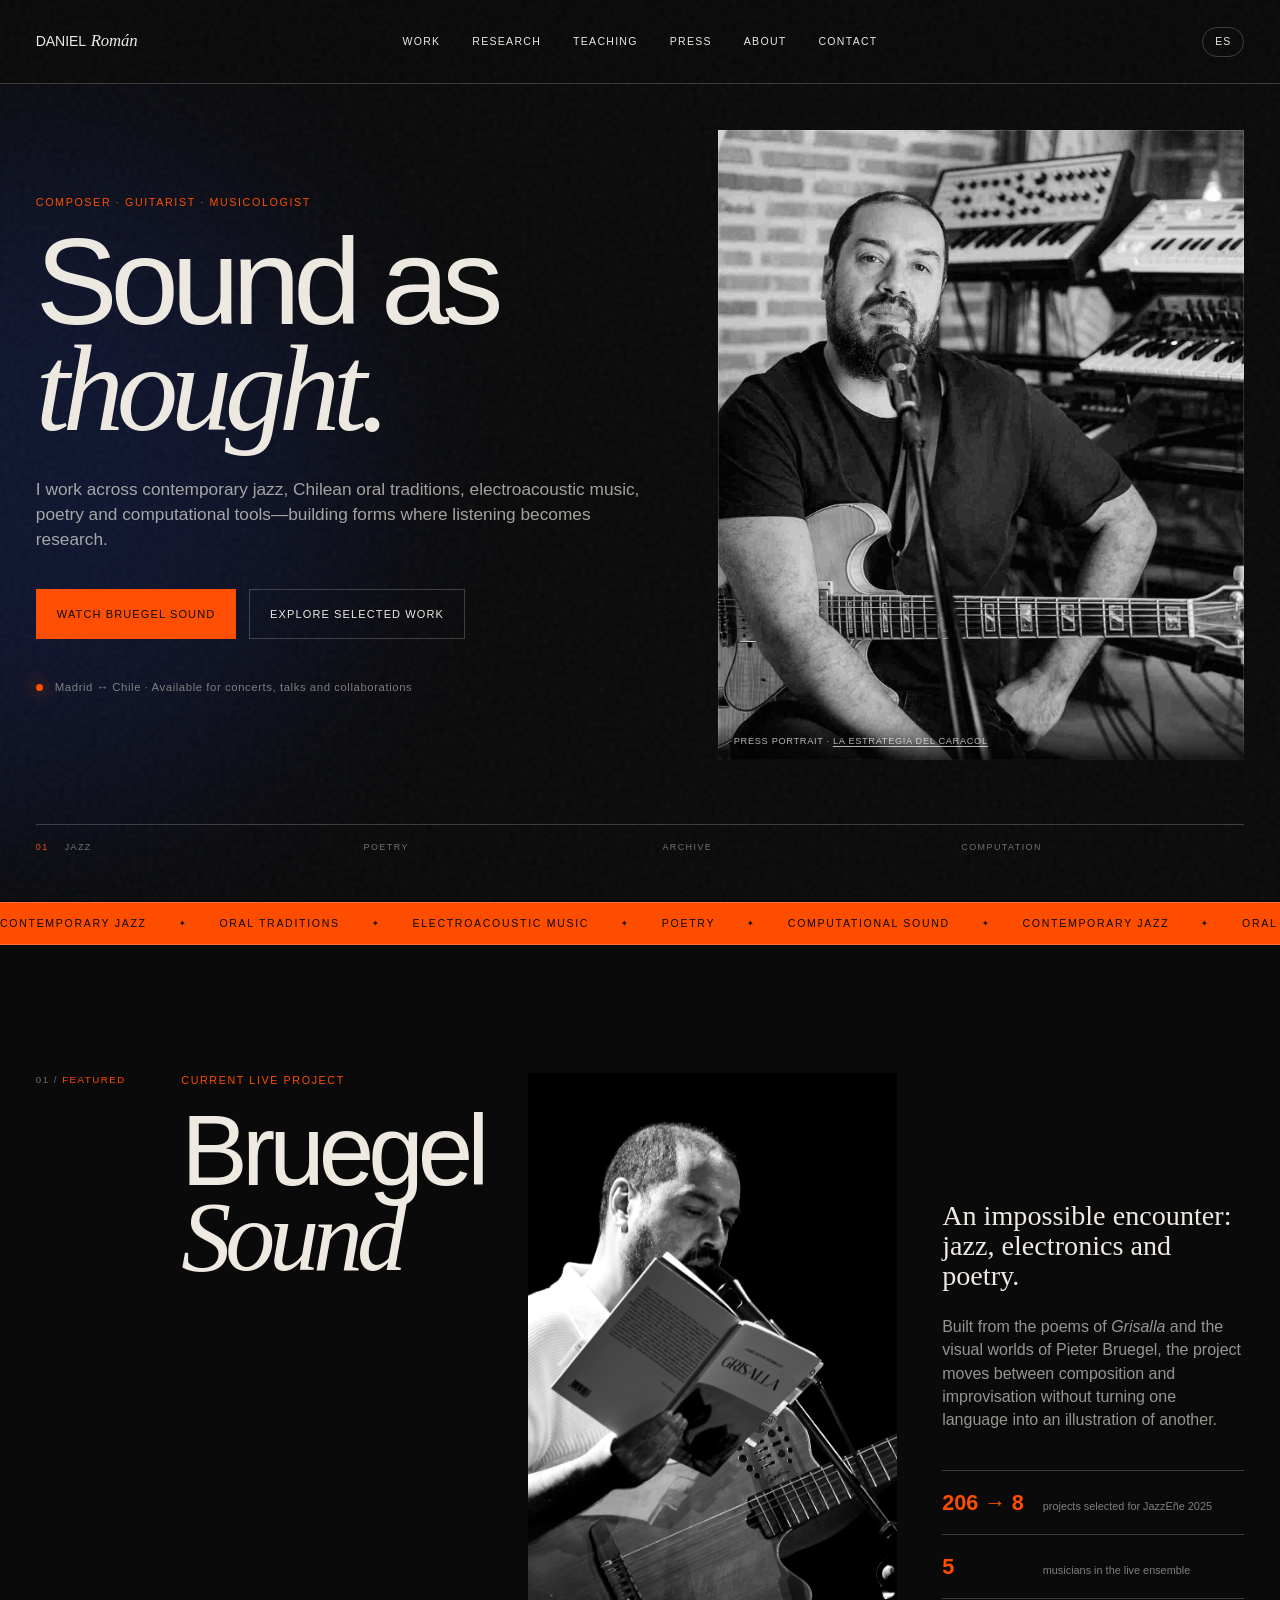
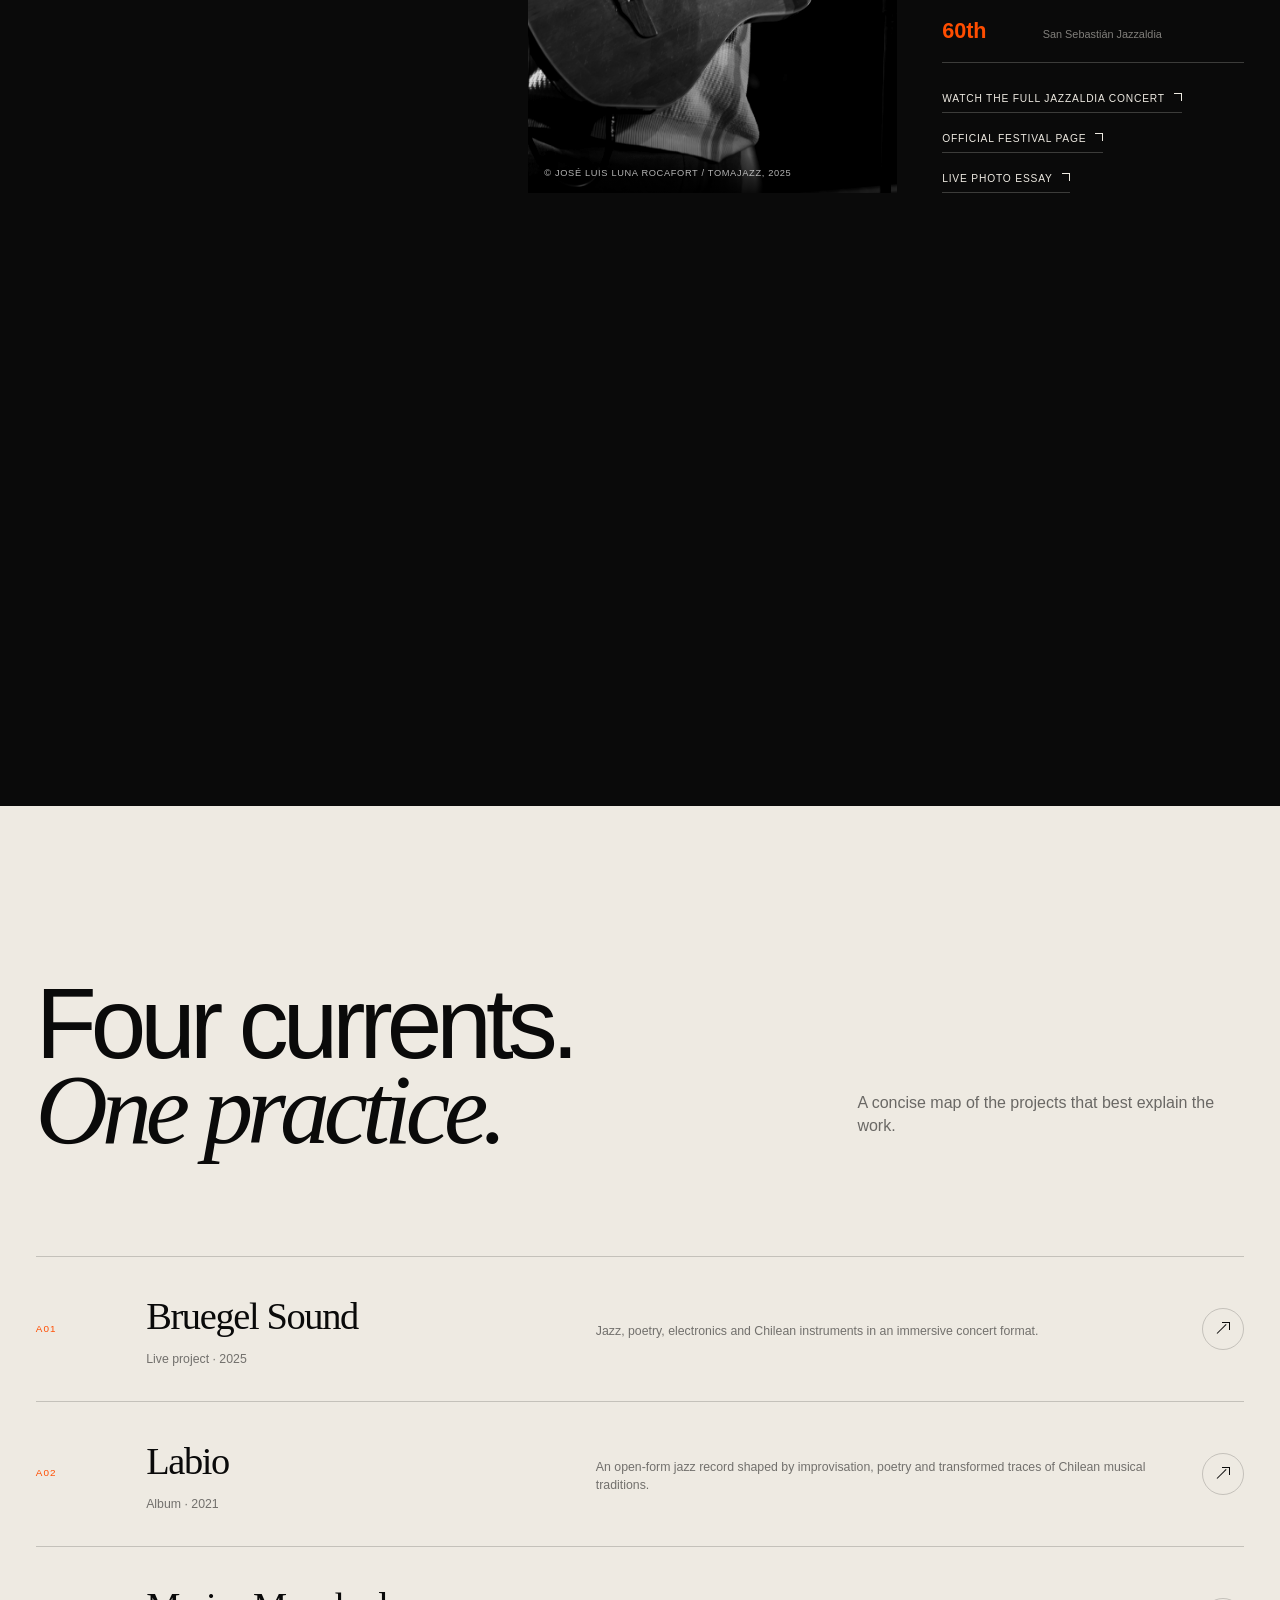
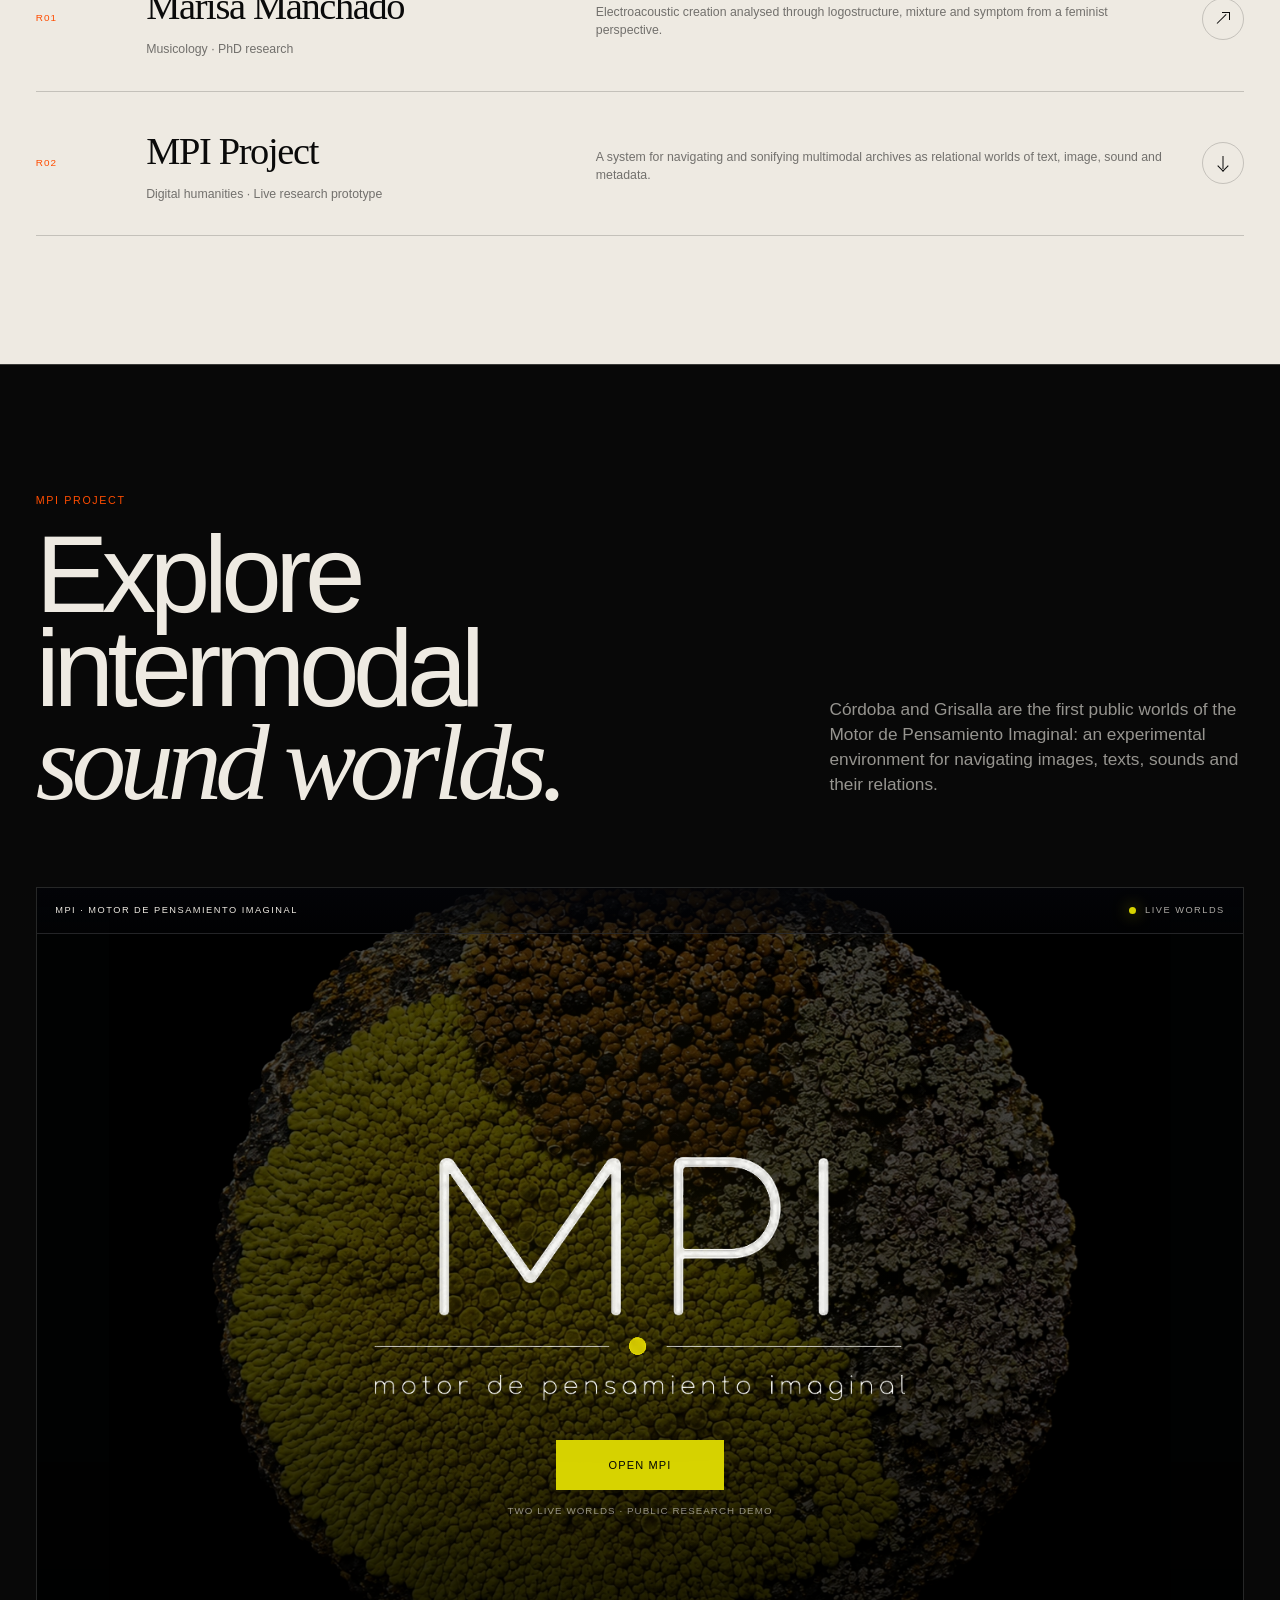
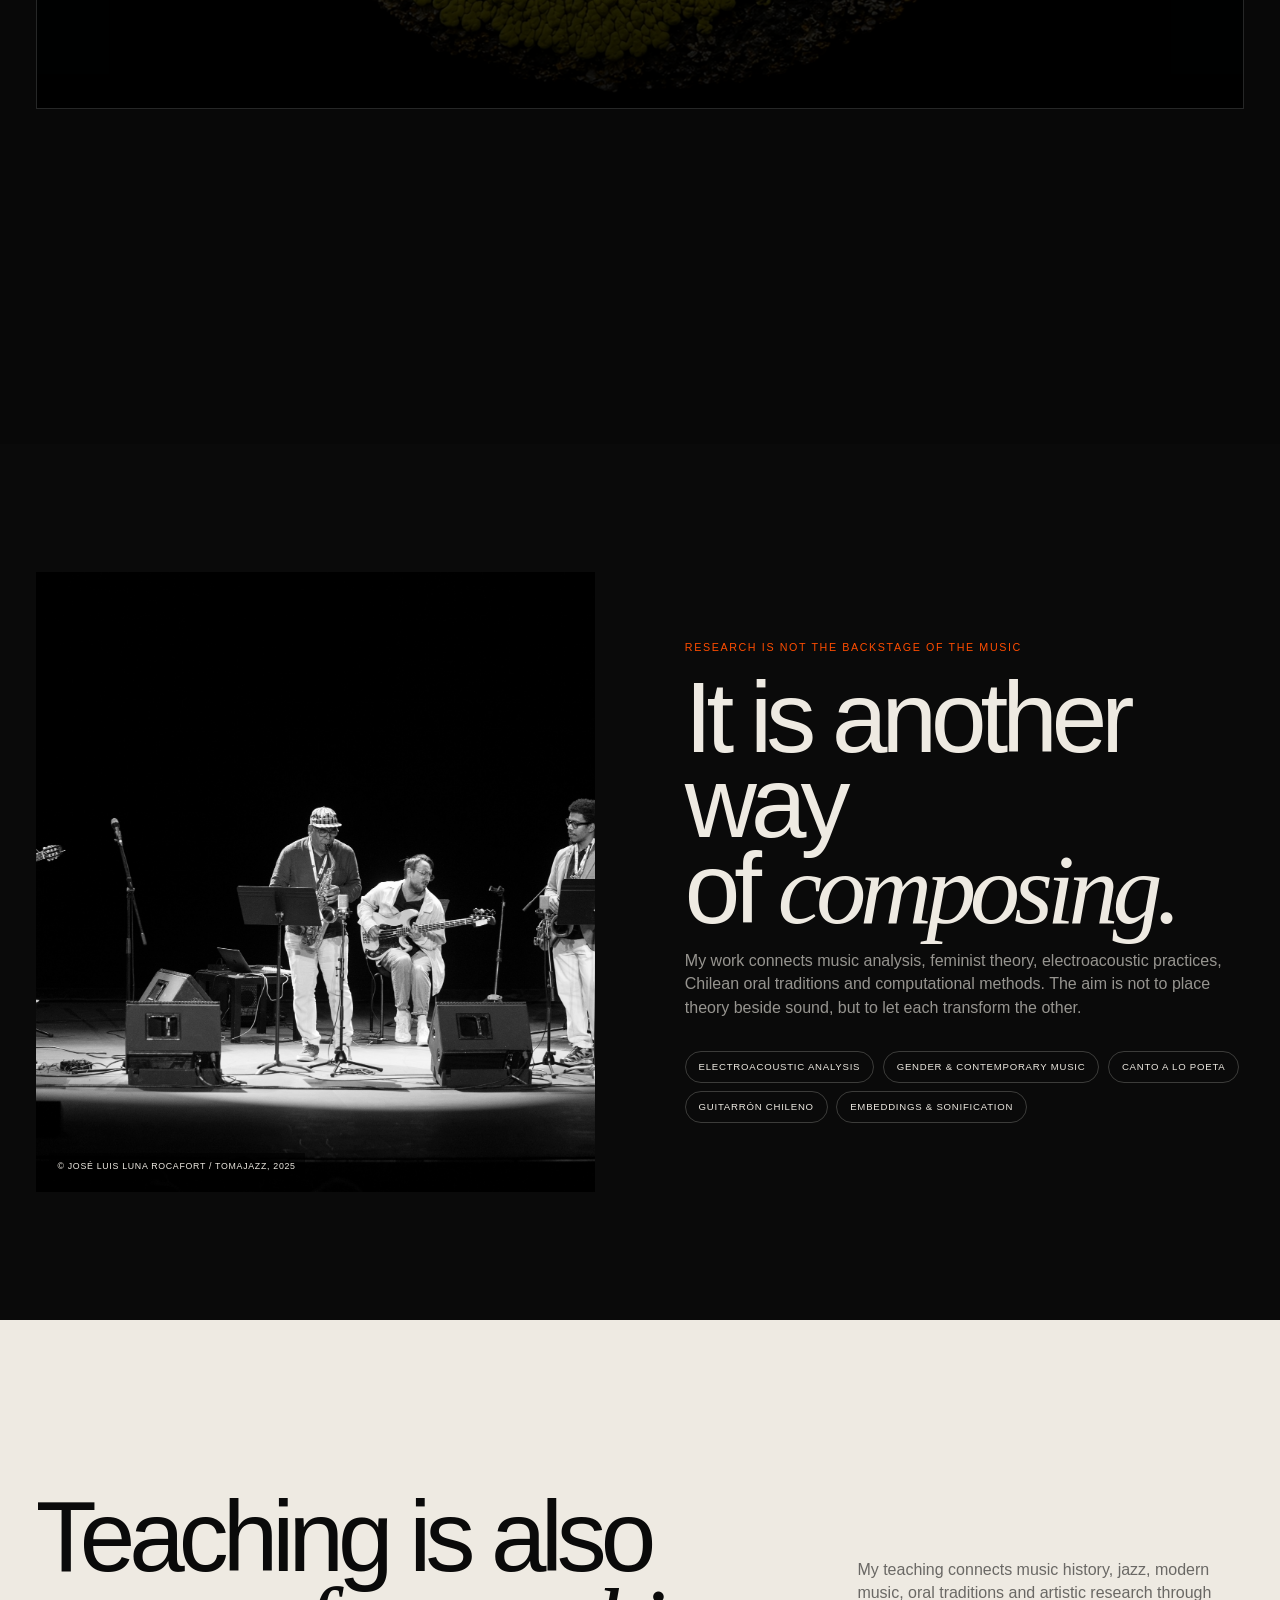
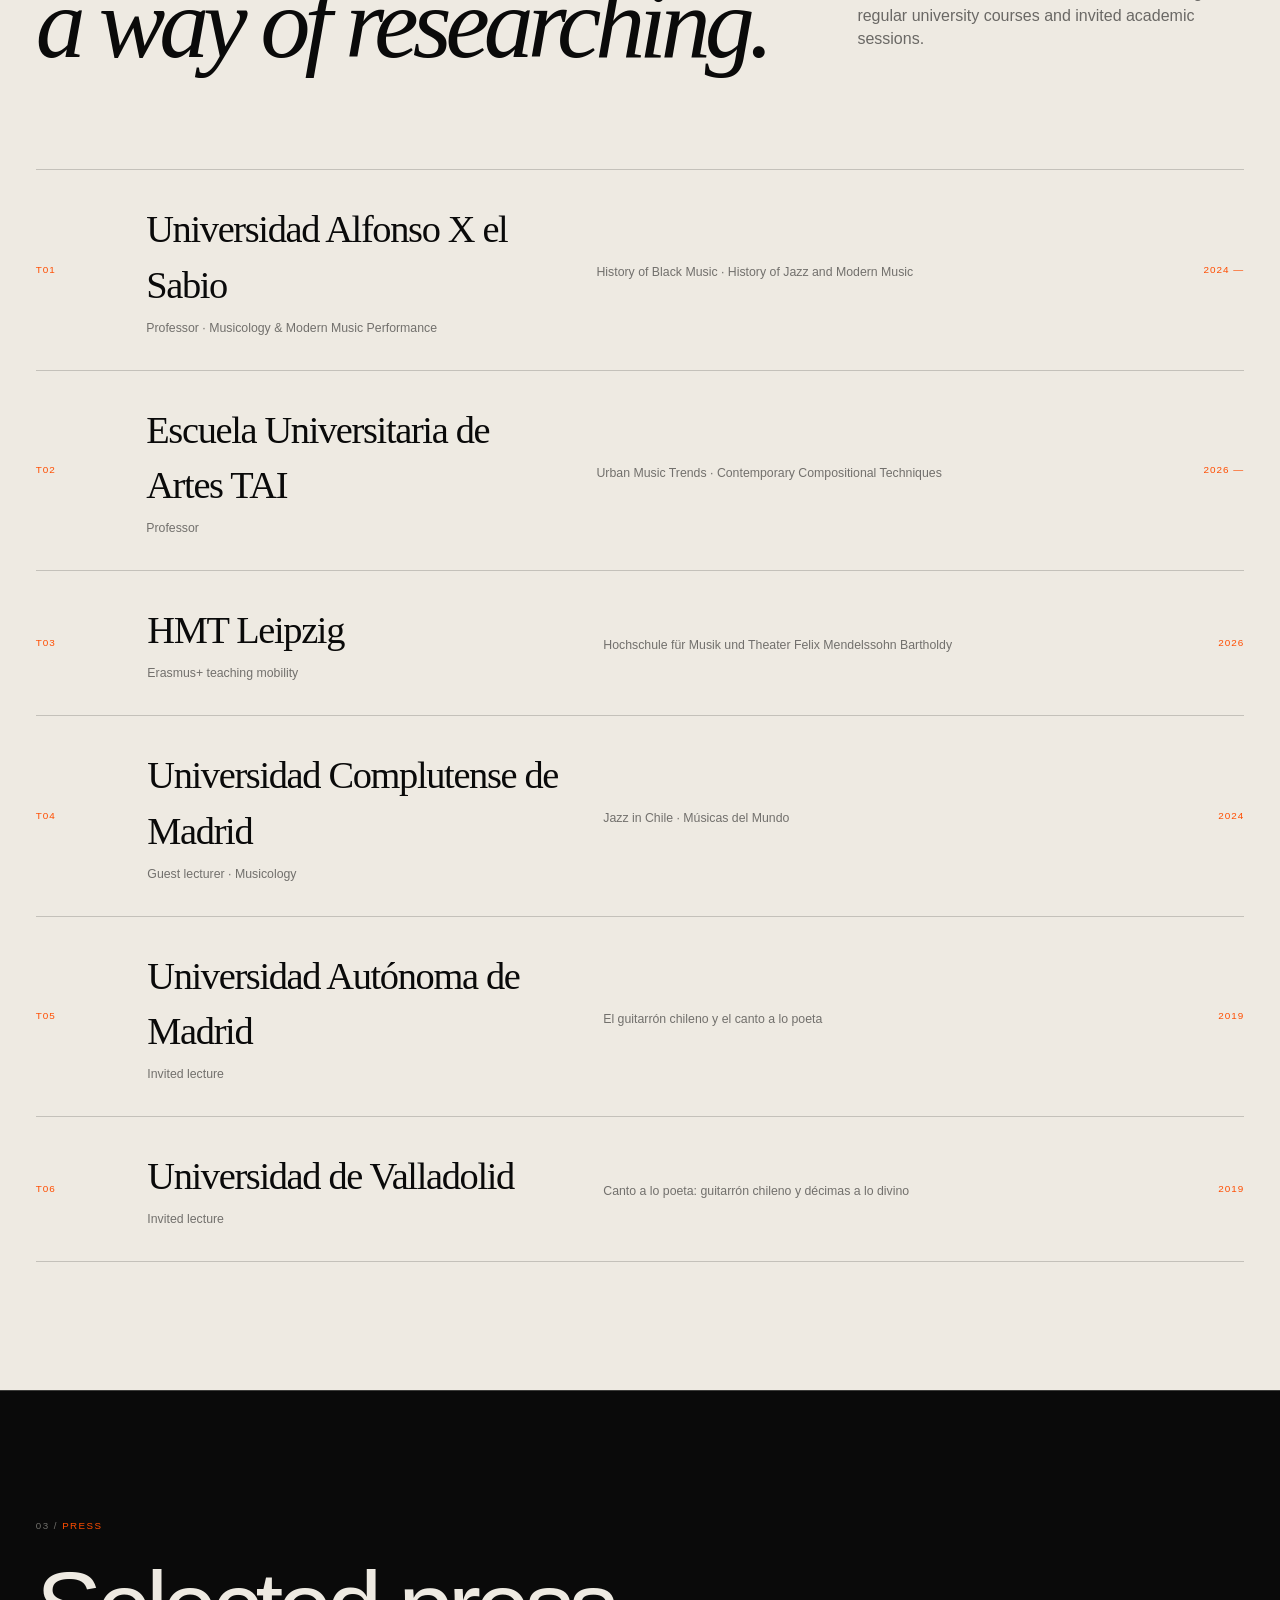
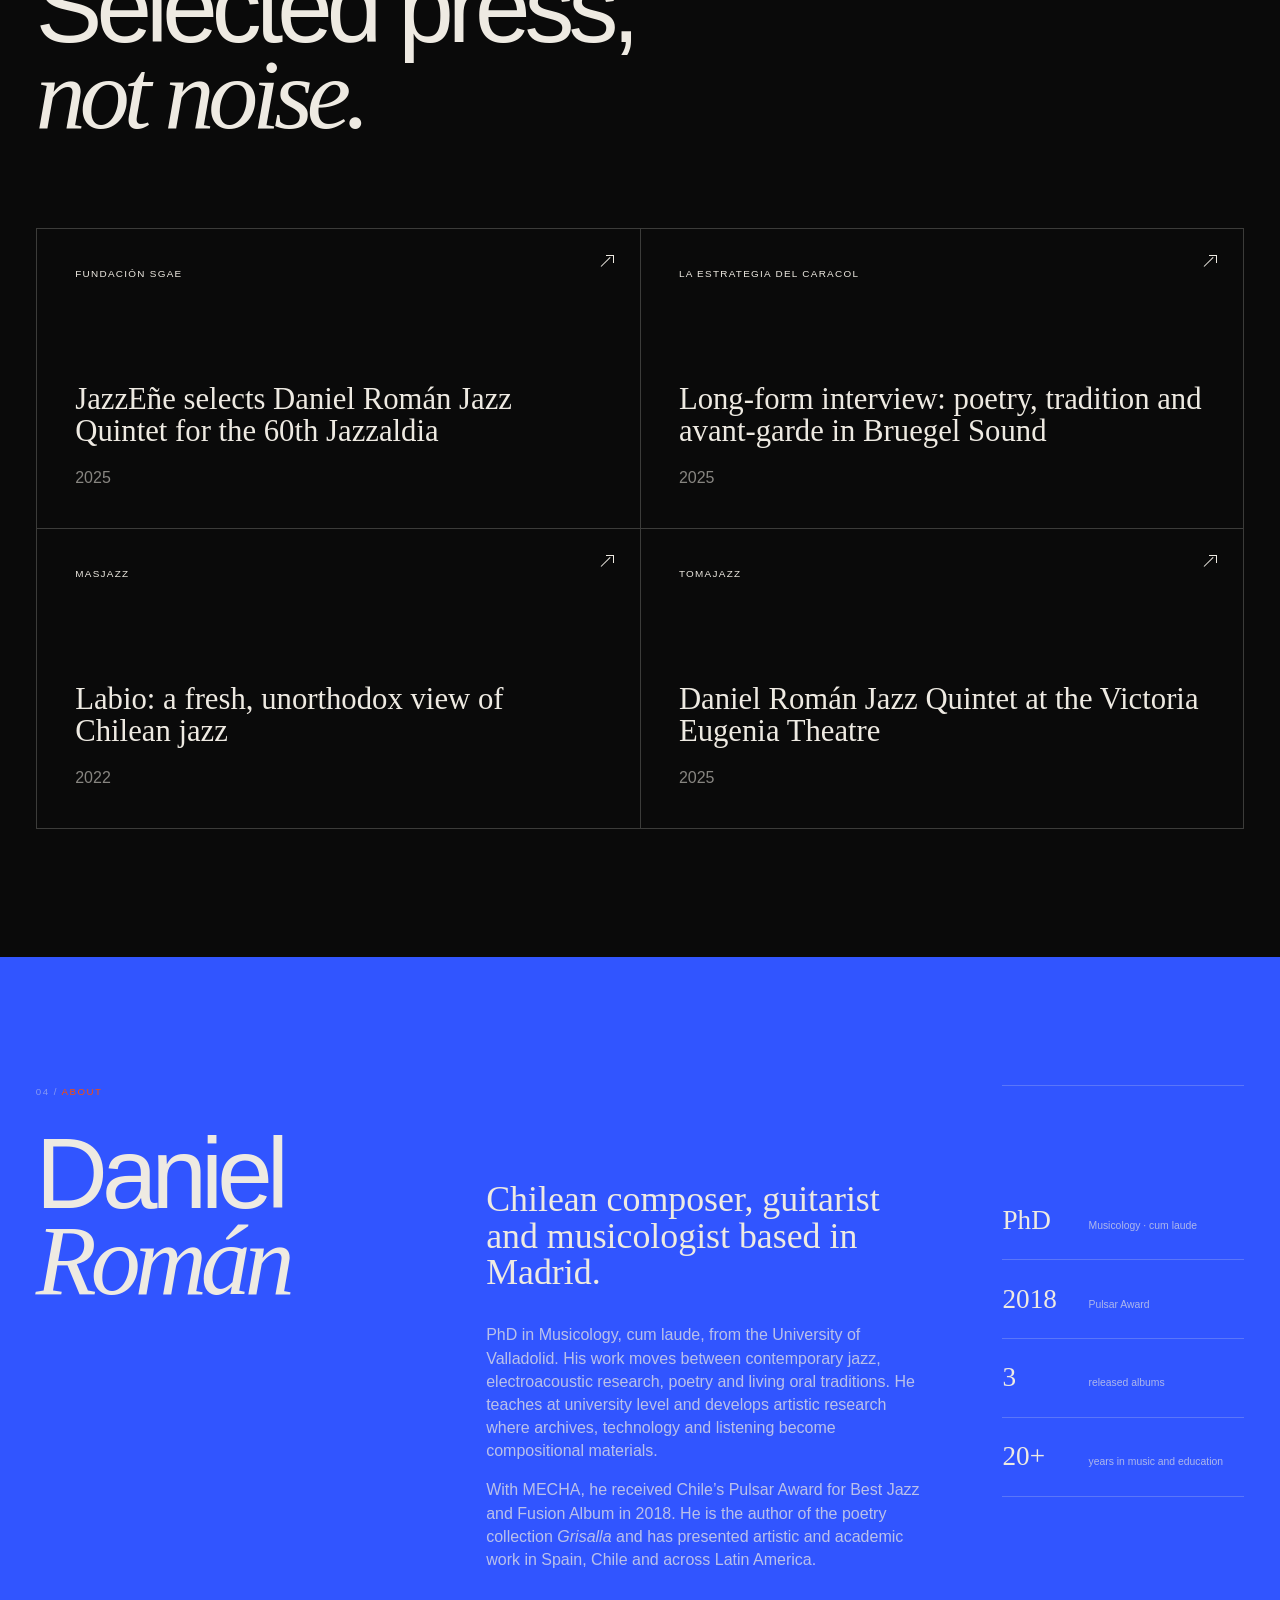
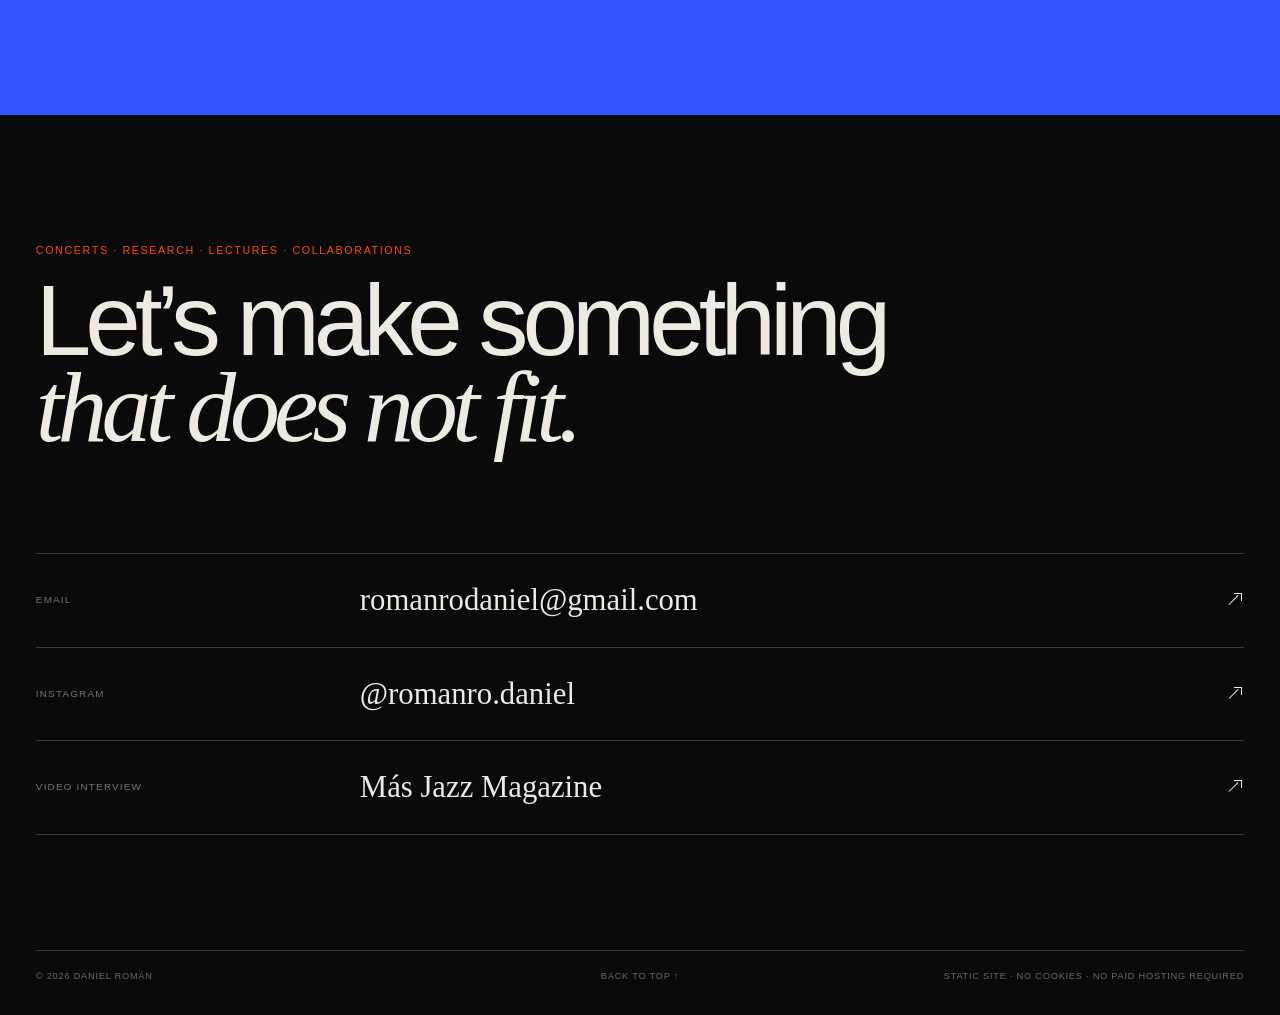
<file: index.html>
<!doctype html>
<html lang="en">
<head>
  <meta charset="utf-8">
  <meta name="viewport" content="width=device-width, initial-scale=1">
  <meta name="description" content="Daniel Román — composer, guitarist and musicologist working across contemporary jazz, poetry, oral traditions and computational sound.">
  <meta name="theme-color" content="#0b0b0b">
  <meta property="og:title" content="Daniel Román — Sound as thought">
  <meta property="og:description" content="Composer, guitarist and musicologist. Contemporary jazz, poetry, oral traditions and computational sound.">
  <meta property="og:type" content="website">
  <meta property="og:url" content="https://romanrodaniel.com/">
  <meta property="og:image" content="https://romanrodaniel.com/assets/daniel-portrait.jpg">
  <title>Daniel Román — Sound as thought</title>
  <link rel="icon" href="assets/favicon.svg" type="image/svg+xml">
  <link rel="stylesheet" href="styles.css?v=20260804-mpi-portal-a">
  <script type="application/ld+json">
  {
    "@context": "https://schema.org",
    "@type": "Person",
    "name": "Daniel Nicolás Román Rodríguez",
    "alternateName": "Daniel Román",
    "url": "https://romanrodaniel.com/",
    "image": "https://romanrodaniel.com/assets/daniel-portrait.jpg",
    "jobTitle": ["Composer", "Guitarist", "Musicologist", "University Lecturer"],
    "sameAs": [
      "https://www.instagram.com/romanro.daniel/",
      "https://www.jazzaldia.eus/es/conciertos-entradas/3-pere-bujosa-trio-daniel-roman-jazz-quintet?ide=27756",
      "https://www.sigpa.cl/ficha-individual/daniel-nicolas-roman-rodriguez"
    ]
  }
  </script>
</head>
<body>
  <a class="skip-link" href="#main" data-key="skip">Skip to content</a>
  <div class="grain" aria-hidden="true"></div>

  <header class="topbar" id="top">
    <a class="wordmark" href="#top" aria-label="Daniel Román, home">
      <span>Daniel</span><span>Román</span>
    </a>
    <nav class="desktop-nav" aria-label="Primary navigation">
      <a href="#work" data-key="navWork">Work</a>
      <a href="#research" data-key="navResearch">Research</a>
      <a href="#press" data-key="navPress">Press</a>
      <a href="#about" data-key="navAbout">About</a>
      <a href="#contact" data-key="navContact">Contact</a>
    </nav>
    <div class="header-actions">
      <button class="language-toggle" id="language-toggle" type="button" aria-label="Cambiar a español">ES</button>
      <button class="menu-toggle" id="menu-toggle" type="button" aria-expanded="false" aria-controls="mobile-nav">
        <span></span><span></span><span></span><span class="sr-only">Menu</span>
      </button>
    </div>
    <nav class="mobile-nav" id="mobile-nav" aria-label="Mobile navigation">
      <a href="#work" data-key="navWork">Work</a>
      <a href="#research" data-key="navResearch">Research</a>
      <a href="#press" data-key="navPress">Press</a>
      <a href="#about" data-key="navAbout">About</a>
      <a href="#contact" data-key="navContact">Contact</a>
    </nav>
  </header>

  <main id="main">
    <section class="hero" aria-labelledby="hero-title">
      <div class="hero-copy reveal">
        <p class="kicker" data-key="heroKicker">Composer · Guitarist · Musicologist</p>
        <h1 id="hero-title" data-key="heroTitle" data-html="true">Sound as<br><em>thought.</em></h1>
        <p class="hero-lead" data-key="heroLead">I work across contemporary jazz, Chilean oral traditions, electroacoustic music, poetry and computational tools—building forms where listening becomes research.</p>
        <div class="hero-links">
          <a class="button button-solid" href="https://www.youtube.com/watch?v=2DZqKm4sblo" target="_blank" rel="noopener" data-key="watch">Watch Bruegel Sound</a>
          <a class="button button-line" href="#work" data-key="explore">Explore selected work</a>
        </div>
        <div class="location-line"><span></span><p data-key="location">Madrid ↔ Chile · Available for concerts, talks and collaborations</p></div>
      </div>

      <figure class="hero-image reveal">
        <img src="assets/daniel-portrait.jpg" alt="Daniel Román seated with an electric guitar in a recording studio">
        <figcaption><span data-key="imageSource">Press portrait</span> · <a href="https://laestrategiadelcaracol.com/2025/07/daniel-roman-jazz-quintet-en-jazzene-con-bruegel-sound-entrevista/" target="_blank" rel="noopener">La Estrategia del Caracol</a></figcaption>
      </figure>

      <div class="hero-index" aria-hidden="true">
        <span>01</span><span>JAZZ</span><span>POETRY</span><span>ARCHIVE</span><span>COMPUTATION</span>
      </div>
    </section>

    <div class="marquee" aria-hidden="true">
      <div class="marquee-track">
        <span>CONTEMPORARY JAZZ</span><i>✦</i><span>ORAL TRADITIONS</span><i>✦</i><span>ELECTROACOUSTIC MUSIC</span><i>✦</i><span>POETRY</span><i>✦</i><span>COMPUTATIONAL SOUND</span><i>✦</i>
        <span>CONTEMPORARY JAZZ</span><i>✦</i><span>ORAL TRADITIONS</span><i>✦</i><span>ELECTROACOUSTIC MUSIC</span><i>✦</i><span>POETRY</span><i>✦</i><span>COMPUTATIONAL SOUND</span><i>✦</i>
      </div>
    </div>

    <section class="feature section" id="work">
      <div class="section-number reveal">01 / <span data-key="featured">Featured</span></div>
      <div class="feature-heading reveal">
        <p class="kicker" data-key="currentProject">Current live project</p>
        <h2>Bruegel<br><em>Sound</em></h2>
      </div>

      <figure class="feature-image reveal">
        <img src="assets/daniel-live-reading.jpg" alt="Daniel Román reading poetry on stage while holding a guitar">
        <figcaption>© José Luis Luna Rocafort / Tomajazz, 2025</figcaption>
      </figure>

      <div class="feature-copy reveal">
        <p class="feature-lead" data-key="bruegelLead">An impossible encounter: jazz, electronics and poetry.</p>
        <p data-key="bruegelBody">Built from the poems of <em>Grisalla</em> and the visual worlds of Pieter Bruegel, the project moves between composition and improvisation without turning one language into an illustration of another.</p>
        <div class="feature-stats">
          <div><strong>206 → 8</strong><span data-key="selectedStat">projects selected for JazzEñe 2025</span></div>
          <div><strong>5</strong><span data-key="ensembleStat">musicians in the live ensemble</span></div>
          <div><strong>60th</strong><span data-key="festivalStat">San Sebastián Jazzaldia</span></div>
        </div>
        <div class="inline-links">
          <a href="https://www.youtube.com/live/g1RKGf6opds?is=ldSSvAq3kkYGawBW" target="_blank" rel="noopener" data-key="liveConcert">Watch the full Jazzaldia concert</a>
          <a href="https://www.jazzaldia.eus/es/conciertos-entradas/3-pere-bujosa-trio-daniel-roman-jazz-quintet?ide=27756" target="_blank" rel="noopener" data-key="officialFestival">Official festival page</a>
          <a href="https://tomajazz.com/web/daniel-roman-jazz-quintet-xi-jazzene-2025/" target="_blank" rel="noopener" data-key="photoEssay">Live photo essay</a>
        </div>
      </div>
    </section>

    <section class="statement section reveal">
      <blockquote>
        <p data-key="quote">“I dream that listening might become the sense of the future.”</p>
        <footer>Daniel Román · <a href="https://laestrategiadelcaracol.com/2025/07/daniel-roman-jazz-quintet-en-jazzene-con-bruegel-sound-entrevista/" target="_blank" rel="noopener">La Estrategia del Caracol, 2025</a></footer>
      </blockquote>
    </section>

    <section class="selected section" aria-labelledby="selected-title">
      <div class="section-number reveal">02 / <span data-key="selectedWork">Selected work</span></div>
      <div class="selected-intro reveal">
        <h2 id="selected-title" data-key="selectedTitle" data-html="true">Four currents.<br><em>One practice.</em></h2>
        <p data-key="selectedIntro">A concise map of the projects that best explain the work.</p>
      </div>

      <div class="project-list">
        <article class="project-row reveal">
          <div class="project-code">A01</div>
          <div class="project-title"><h3>Bruegel Sound</h3><p data-key="project1Type">Live project · 2025</p></div>
          <p class="project-desc" data-key="project1Desc">Jazz, poetry, electronics and Chilean instruments in an immersive concert format.</p>
          <a href="https://www.youtube.com/live/g1RKGf6opds?is=ldSSvAq3kkYGawBW" target="_blank" rel="noopener" aria-label="Watch the full Bruegel Sound concert at Jazzaldia"><span class="thin-arrow thin-arrow-ne" aria-hidden="true"></span></a>
        </article>
        <article class="project-row reveal">
          <div class="project-code">A02</div>
          <div class="project-title"><h3>Labio</h3><p data-key="project2Type">Album · 2021</p></div>
          <p class="project-desc" data-key="project2Desc">An open-form jazz record shaped by improvisation, poetry and transformed traces of Chilean musical traditions.</p>
          <a href="https://www.masjazzdigital.com/labio-primer-disco-de-daniel-roman-rodriguez-jazz-quartet-una-nueva-mirada-sobre-el-jazz-chileno/" target="_blank" rel="noopener" aria-label="Read about Labio"><span class="thin-arrow thin-arrow-ne" aria-hidden="true"></span></a>
        </article>
        <article class="project-row reveal" id="research">
          <div class="project-code">R01</div>
          <div class="project-title"><h3>Marisa Manchado</h3><p data-key="project3Type">Musicology · PhD research</p></div>
          <p class="project-desc" data-key="project3Desc">Electroacoustic creation analysed through logostructure, mixture and symptom from a feminist perspective.</p>
          <a href="https://espaciosonoro.tallersonoro.com/wp-content/uploads/2024/11/03.-Daniel-Roman_59_2024.docx-3.pdf" target="_blank" rel="noopener" aria-label="Read the research article"><span class="thin-arrow thin-arrow-ne" aria-hidden="true"></span></a>
        </article>
        <article class="project-row reveal">
          <div class="project-code">R02</div>
          <div class="project-title"><h3 data-key="mpiTitle">Imaginal Thinking Engine</h3><p data-key="project4Type">Digital humanities · Live research prototype</p></div>
          <p class="project-desc" data-key="project4Desc">A system for navigating and sonifying multimodal archives as relational worlds of text, image, sound and metadata.</p>
          <a href="#cordoba-world" aria-label="Preview the Córdoba world"><span class="thin-arrow thin-arrow-down" aria-hidden="true"></span></a>
        </article>
      </div>
    </section>

    <section class="mpi-showcase section" id="cordoba-world" aria-labelledby="cordoba-title">
      <div class="mpi-head reveal">
        <div>
          <p class="kicker" data-key="mpiKicker">Navigable research environment</p>
          <h2 id="cordoba-title" data-key="cordobaTitle" data-html="true">Enter a world.<br><em>Not a menu.</em></h2>
        </div>
        <p data-key="cordobaIntro">Córdoba is the first public world of the Imaginal Thinking Engine: an experimental space where images, texts and sounds can be explored through their relations.</p>
      </div>

      <div class="mpi-window mpi-portal reveal">
        <div class="mpi-portal-visual" aria-hidden="true">
          <img class="mpi-portal-lichen" src="assets/mpi-liquen-original.webp" alt="">
          <span class="mpi-portal-aura"></span>
        </div>

        <div class="mpi-window-top" aria-hidden="true">
          <span>MPI · MOTOR DE PENSAMIENTO IMAGINAL</span>
          <span class="mpi-live"><i></i><span data-key="liveWorld">LIVE WORLDS</span></span>
        </div>

        <div class="mpi-portal-content">
          <img class="mpi-portal-wordmark" src="assets/mpi-wordmark.png" alt="MPI wordmark · motor de pensamiento imaginal" loading="lazy" decoding="async">
          <div class="mpi-portal-action">
            <button class="button button-solid mpi-open-button" id="openMpiPortal" type="button" data-key="openMpi" aria-haspopup="dialog" aria-controls="mpiWorldOverlay" aria-expanded="false">Open MPI</button>
            <span data-key="integrationStatus">Two live worlds · public research demo</span>
          </div>
        </div>
      </div>

      <div class="mpi-world-overlay" id="mpiWorldOverlay" role="dialog" aria-modal="true" aria-labelledby="mpiWorldTitle" hidden>
        <button class="mpi-world-backdrop" type="button" data-mpi-close aria-label="Close world selection"></button>
        <div class="mpi-world-panel" role="document">
          <button class="mpi-world-close" type="button" data-mpi-close>
            <span aria-hidden="true">×</span>
            <span class="sr-only" data-key="closeWorldOverlay">Close</span>
          </button>

          <p class="kicker" data-key="worldOverlayKicker">MPI · Live worlds</p>
          <h3 id="mpiWorldTitle" data-key="chooseWorld">Choose a world</h3>
          <p class="mpi-world-intro" data-key="worldOverlayIntro">Enter one of the public relational worlds.</p>

          <div class="mpi-world-options">
            <a class="mpi-world-option" href="mpi/?world=cordoba">
              <span>01</span>
              <strong>Córdoba</strong>
              <small data-key="cordobaWorldDesc">Archive, memory and sonic relations</small>
              <b class="thin-arrow thin-arrow-ne" aria-hidden="true"></b>
            </a>
            <a class="mpi-world-option" href="mpi/?world=grisalla">
              <span>02</span>
              <strong>Grisalla</strong>
              <small data-key="grisallaWorldDesc">Poetry, image and sound as a navigable field</small>
              <b class="thin-arrow thin-arrow-ne" aria-hidden="true"></b>
            </a>
          </div>
        </div>
      </div>

      <div class="mpi-status-grid reveal" id="mpi-status">
        <article>
          <span>01</span>
          <div>
            <h3 data-key="statusNowTitle">Now · One intermodal sound world</h3>
            <p data-key="statusNowBody">The Córdoba prototype will open as a stable, playable experience inside this website.</p>
          </div>
        </article>
        <article>
          <span>02</span>
          <div>
            <h3 data-key="statusNextTitle">Next · Load your own worlds</h3>
            <p data-key="statusNextBody">World upload and external processing are in development. The public site will remain a clear demonstration, not an unfinished tool.</p>
          </div>
        </article>
      </div>
    </section>

    <section class="research-focus section">
      <div class="research-photo reveal">
        <img src="assets/daniel-quintet-stage.jpg" alt="Daniel Román Jazz Quintet performing at the Victoria Eugenia Theatre">
        <span>© José Luis Luna Rocafort / Tomajazz, 2025</span>
      </div>
      <div class="research-copy reveal">
        <p class="kicker" data-key="researchKicker">Research is not the backstage of the music</p>
        <h2 data-key="researchTitle" data-html="true">It is another way<br>of <em>composing.</em></h2>
        <p data-key="researchBody">My work connects music analysis, feminist theory, electroacoustic practices, Chilean oral traditions and computational methods. The aim is not to place theory beside sound, but to let each transform the other.</p>
        <div class="research-topics">
          <span data-key="topic1">Electroacoustic analysis</span>
          <span data-key="topic2">Gender & contemporary music</span>
          <span data-key="topic3">Canto a lo poeta</span>
          <span data-key="topic4">Guitarrón chileno</span>
          <span data-key="topic5">Embeddings & sonification</span>
        </div>
      </div>
    </section>

    <section class="press section" id="press" aria-labelledby="press-title">
      <div class="section-number reveal">03 / <span data-key="press">Press</span></div>
      <div class="press-heading reveal">
        <h2 id="press-title" data-key="pressTitle" data-html="true">Selected press,<br><em>not noise.</em></h2>
      </div>
      <div class="press-grid">
        <a class="press-card reveal" href="https://fundacionsgae.org/actualidad/jazzene-anuncia-su-cartel-ocho-grupos-de-jazz-espanol-actuan-en-el-60o-jazzaldia/" target="_blank" rel="noopener">
          <span class="press-source">Fundación SGAE</span>
          <h3 data-key="press1">JazzEñe selects Daniel Román Jazz Quintet for the 60th Jazzaldia</h3>
          <p>2025</p><b class="thin-arrow thin-arrow-ne" aria-hidden="true"></b>
        </a>
        <a class="press-card reveal" href="https://laestrategiadelcaracol.com/2025/07/daniel-roman-jazz-quintet-en-jazzene-con-bruegel-sound-entrevista/" target="_blank" rel="noopener">
          <span class="press-source">La Estrategia del Caracol</span>
          <h3 data-key="press2">Long-form interview: poetry, tradition and avant-garde in Bruegel Sound</h3>
          <p>2025</p><b class="thin-arrow thin-arrow-ne" aria-hidden="true"></b>
        </a>
        <a class="press-card reveal" href="https://www.masjazzdigital.com/labio-primer-disco-de-daniel-roman-rodriguez-jazz-quartet-una-nueva-mirada-sobre-el-jazz-chileno/" target="_blank" rel="noopener">
          <span class="press-source">MasJazz</span>
          <h3 data-key="press3">Labio: a fresh, unorthodox view of Chilean jazz</h3>
          <p>2022</p><b class="thin-arrow thin-arrow-ne" aria-hidden="true"></b>
        </a>
        <a class="press-card reveal" href="https://tomajazz.com/web/daniel-roman-jazz-quintet-xi-jazzene-2025/" target="_blank" rel="noopener">
          <span class="press-source">Tomajazz</span>
          <h3 data-key="press4">Daniel Román Jazz Quintet at the Victoria Eugenia Theatre</h3>
          <p>2025</p><b class="thin-arrow thin-arrow-ne" aria-hidden="true"></b>
        </a>
      </div>
    </section>

    <section class="about section" id="about" aria-labelledby="about-title">
      <div class="about-title reveal">
        <div class="section-number">04 / <span data-key="about">About</span></div>
        <h2 id="about-title">Daniel<br><em>Román</em></h2>
      </div>
      <div class="about-copy reveal">
        <p class="about-lead" data-key="aboutLead">Chilean composer, guitarist and musicologist based in Madrid.</p>
        <p data-key="aboutBody">PhD in Musicology, cum laude, from the University of Valladolid. His work moves between contemporary jazz, electroacoustic research, poetry and living oral traditions. He teaches at university level and develops artistic research where archives, technology and listening become compositional materials.</p>
        <p data-key="aboutBody2">With MECHA, he received Chile’s Pulsar Award for Best Jazz and Fusion Album in 2018. He is the author of the poetry collection <em>Grisalla</em> and has presented artistic and academic work in Spain, Chile and across Latin America.</p>
      </div>
      <div class="about-facts reveal">
        <div><strong>PhD</strong><span data-key="fact1">Musicology · cum laude</span></div>
        <div><strong>2018</strong><span data-key="fact2">Pulsar Award</span></div>
        <div><strong>3</strong><span data-key="fact3">released albums</span></div>
        <div><strong>20+</strong><span data-key="fact4">years in music and education</span></div>
      </div>
    </section>

    <section class="contact section" id="contact">
      <div class="contact-top reveal">
        <p class="kicker" data-key="contactKicker">Concerts · Research · Lectures · Collaborations</p>
        <h2 data-key="contactTitle" data-html="true">Let’s make something<br><em>that does not fit.</em></h2>
      </div>
      <div class="contact-links reveal">
        <a href="mailto:romanrodaniel@gmail.com"><span data-key="emailLabel">Email</span><strong>romanrodaniel@gmail.com</strong><b class="thin-arrow thin-arrow-ne" aria-hidden="true"></b></a>
        <a href="https://www.instagram.com/romanro.daniel/" target="_blank" rel="noopener"><span>Instagram</span><strong>@romanro.daniel</strong><b class="thin-arrow thin-arrow-ne" aria-hidden="true"></b></a>
        <a href="https://www.youtube.com/watch?v=YiBeqlPNQmM" target="_blank" rel="noopener"><span data-key="interviewLabel">Video interview</span><strong>Más Jazz Magazine</strong><b class="thin-arrow thin-arrow-ne" aria-hidden="true"></b></a>
      </div>
      <footer class="site-footer">
        <p>© <span id="year"></span> Daniel Román</p>
        <a href="#top" data-key="backTop">Back to top ↑</a>
        <p data-key="footerNote">Static site · no cookies · no paid hosting required</p>
      </footer>
    </section>
  </main>

  <script src="script.js?v=20260804-mpi-portal-a"></script>
</body>
</html>
</file>
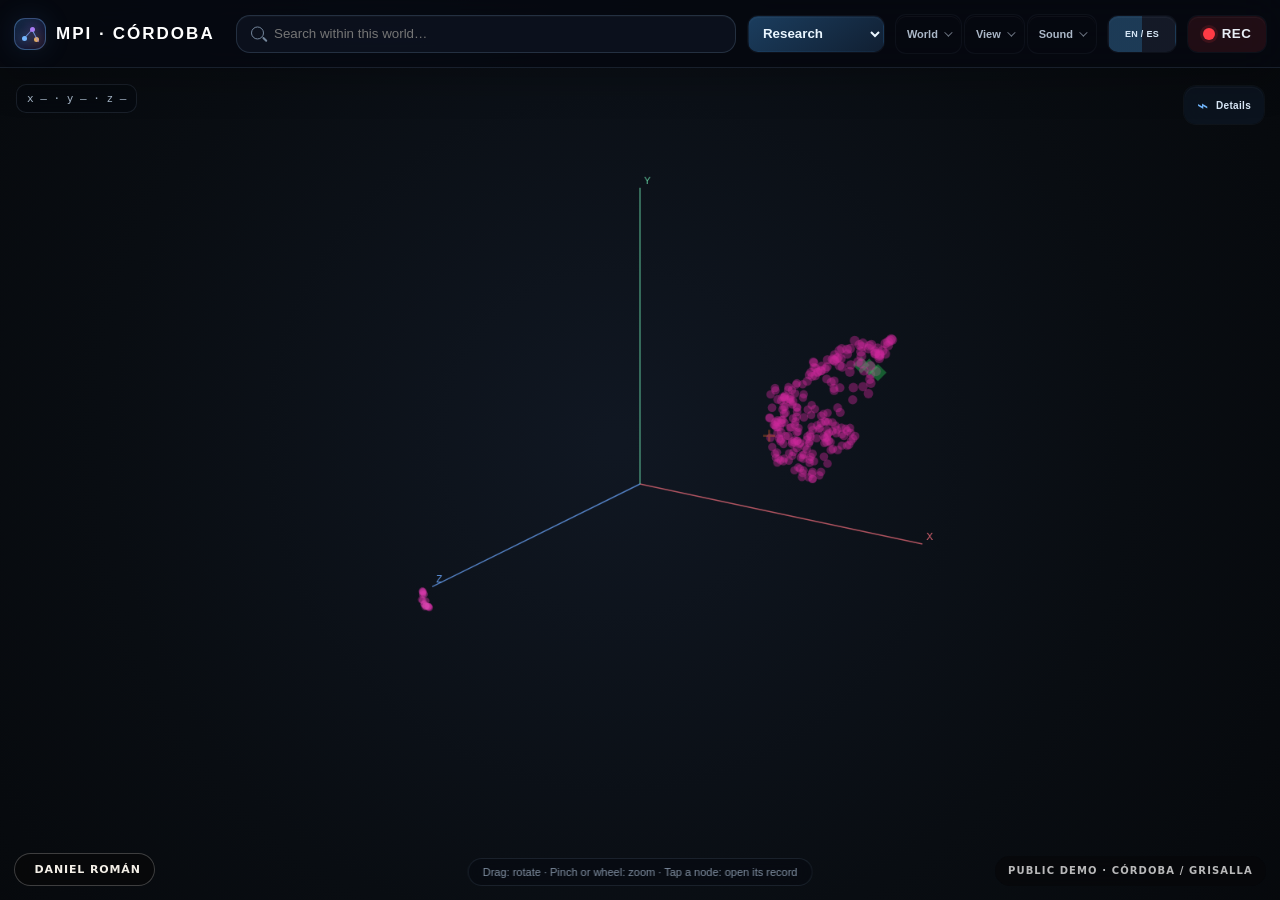
<file: mpi/index.html>
<!doctype html>
<html lang="es">
<head>
  <meta charset="utf-8">
  <meta name="viewport" content="width=device-width,initial-scale=1,viewport-fit=cover">
  <title>MPI · Córdoba / Grisalla · Public Demo</title>
  <link rel="stylesheet" href="assets/css/app.css?v=20260801-mobile-ui-v2">
</head>
<body class="public-demo">
  <a class="public-demo-back" href="../" aria-label="Volver a la web de Daniel Román"><span class="public-back-arrow" aria-hidden="true"></span><span>Daniel Román</span></a>
  <div class="public-demo-badge">PUBLIC DEMO · CÓRDOBA / GRISALLA</div>
  <header class="topbar">
    <div class="brand-zone">
      <span class="brand-mark" aria-hidden="true"><i></i><i></i><i></i></span>
      <div>
        <h1>MPI</h1>
        <small>Motor de Pensamiento Imaginal</small>
      </div>
      <span id="worldVersionBadge" class="world-version-badge">mundo · versión</span>
    </div>

    <div class="search-zone">
      <span class="search-glyph" aria-hidden="true"></span>
      <input class="control search" id="search" placeholder="Buscar dentro del mundo…" data-placeholder-en="Search within this world…" autocomplete="off">
    </div>

    <select class="control workspace-mode contextual-help-control" id="workspaceMode" aria-label="Perspectiva de trabajo" aria-describedby="contextHelpBubble" data-context-help="workspace">
      <option value="research" selected data-en="Research">Investigación</option>
      <option value="composition" data-en="Composition">Composición</option>
    </select>

    <nav class="topbar-menus" aria-label="Herramientas del mundo">
      <details class="tool-menu world-menu">
        <summary data-en="World">Mundo</summary>
        <div class="tool-popover">
          <span class="popover-label" data-en="Active world">Mundo activo</span>
          <p class="popover-intro" data-en="Open, create or extend worlds without changing the current navigation until you choose one.">Abre, crea o amplía mundos sin alterar la navegación actual hasta que elijas uno.</p>
          <select class="control world-select contextual-help-control" id="world" aria-label="Mundo" data-context-help="world" data-context-value="active"></select>
          <button class="control world-library-tab contextual-help-control" id="openWorldLibrary" title="Abrir o ampliar un mundo existente" data-en="Open worlds" data-context-help="world" data-context-value="open">Abrir mundos</button>
          <button class="control new-world contextual-help-control" id="newWorld" title="Crear un mundo desde cero" data-en="+ New world" data-context-help="world" data-context-value="create">+ Nuevo mundo</button>
          <button class="control manage-world contextual-help-control" id="manageWorld" data-en="+ Add materials" data-context-help="world" data-context-value="extend">+ Añadir materiales</button>
          <button class="control world-trash-tab contextual-help-control" id="openWorldTrash" title="Eliminar o restaurar mundos" aria-label="Abrir papelera de mundos" data-context-help="world" data-context-value="trash">
            <svg viewBox="0 0 24 24" aria-hidden="true"><path d="M4 7h16M9 7V4h6v3m-8 0 1 13h8l1-13M10 11v5m4-5v5"/></svg>
            <span data-en="Trash">Papelera</span>
          </button>
        </div>
      </details>

      <details class="tool-menu">
        <summary data-en="View">Vista</summary>
        <div class="tool-popover">
          <span class="popover-label" data-en="Scale and projection">Escala y proyección</span>
          <p class="popover-intro" data-en="Change how the same corpus is read. These controls do not delete or recalculate nodes.">Cambia la forma de leer el mismo corpus. Estos controles no borran ni recalculan nodos.</p>
          <select class="control generated-filter contextual-help-control" id="nodeScope" aria-label="Origen de los nodos buscados" aria-describedby="contextHelpBubble" data-context-help="node-scope">
            <option value="all" selected data-en="Entire corpus">Todo el corpus</option>
            <option value="archive" data-en="Original sources">Fuentes originales</option>
            <option value="generated" data-en="MPI creations">Creaciones MPI</option>
          </select>
          <select class="control knowledge-scale contextual-help-control" id="knowledgeScale" aria-label="Escala de exploración" aria-describedby="contextHelpBubble" data-context-help="scale">
            <option value="all" data-en="All nodes">Todos los nodos</option>
            <option value="auto" selected data-en="Automatic scale">Escala automática</option>
            <option value="territorial" data-en="Territorial">Territorial</option>
            <option value="documentary" data-en="Documentary">Documental</option>
            <option value="sonic" data-en="Sonic">Sonora</option>
          </select>
          <select class="control contextual-help-control" id="projection" aria-label="Proyección espacial" aria-describedby="contextHelpBubble" data-context-help="projection"></select>
          <select class="control contextual-help-control" id="colorMode" aria-label="Color de nodos" aria-describedby="contextHelpBubble" data-context-help="color">
            <option value="relation-hierarchy" selected data-en="Gradual relational hierarchy">Jerarquía relacional gradual</option>
            <option value="cluster" data-en="Color by region">Color por región</option>
            <option value="relation" data-en="Color by relation type">Color por tipo de relación</option>
            <option value="type" data-en="Color by node type">Color por tipo de nodo</option>
            <option value="source" data-en="Color by source">Color por fuente</option>
          </select>
          <select class="control contextual-help-control" id="viewMode" aria-label="Modo gráfico" aria-describedby="contextHelpBubble" data-context-help="view">
            <option value="3d" selected data-en="Spatial projector · continuous growth">Proyector espacial · crecimiento continuo</option>
            <option value="2d" data-en="2D plane · zoom and pan">Plano 2D · zoom y desplazamiento</option>
            <option value="auto" data-en="Automatic view">Vista automática</option>
          </select>
          <select class="control contextual-help-control" id="representationMode" aria-label="Representación de los nodos" aria-describedby="contextHelpBubble" data-context-help="representation">
            <option value="nodes" selected data-en="Nodes · vector cloud">Nodos · nube vectorial</option>
            <option value="territories" data-en="Territories · semantic regions">Territorios · regiones semánticas</option>
            <option value="constellation" data-en="Constellations · direct relations">Constelaciones · relaciones directas</option>
            <option value="flows" data-en="Flows · relational currents">Flujos · corrientes relacionales</option>
            <option value="textures" data-en="Textures · density fields">Texturas · campos de densidad</option>
            <option value="tides" data-en="Tides · oceanic space">Mareas · espacio oceánico</option>
            <option value="orbits" data-en="Orbits · semantic systems">Órbitas · sistemas semánticos</option>
          </select>
          <label class="popover-toggle material-layer-toggle contextual-help-control" data-context-help="material-layer" data-context-value="toggle">
            <input type="checkbox" id="showMaterials">
            <span data-en="Reveal materials">Ver materiales</span>
          </label>
          <label class="temperature-control contextual-help-control" data-context-help="temperature" data-context-value="motion">
            <span data-en="Vector temperature">Temperatura vectorial</span>
            <input type="range" id="visualTemperature" min="0" max="100" value="42">
            <output id="visualTemperatureMetric">42 %</output>
          </label>
          <label class="popover-toggle">
            <input type="checkbox" id="showAxes" checked>
            <span data-en="Show spatial axes">Mostrar ejes espaciales</span>
          </label>
          <button class="control" id="reset" data-en="Reset view">Restablecer vista</button>
        </div>
      </details>

      <details class="tool-menu">
        <summary data-en="Sound">Sonido</summary>
        <div class="tool-popover">
          <span class="popover-label" data-en="Journey sonification">Sonificación del recorrido</span>
          <p class="popover-intro" data-en="Choose how navigation becomes sound. It changes the listening behavior, never the corpus.">Elige cómo la navegación se convierte en sonido. Modifica la escucha, nunca el corpus.</p>
          <select class="control contextual-help-control" id="mode" aria-label="Modo de sonificación" aria-describedby="contextHelpBubble" data-context-help="sound">
            <option value="bell-mass" selected>Campos · masas de campanas</option>
            <option value="bell-granular">Campos · nube granular</option>
            <option value="bell-resonant">Campos · resonancias</option>
            <option value="bell-spectral">Campos · resonancia espectral</option>
            <option value="bell-harmonic">Campos · nube armónica</option>
            <option value="bell-constellation">Campos · constelación puntual</option>
            <option value="bell-pulse">Campos · pulso relacional</option>
            <option value="bell-noise">Campos · fricción y ruido</option>
            <option value="bell-space">Campos · espacio reverberante</option>
            <option value="bell-morph">Campos · morfología continua</option>
            <option value="bell-mix">Campos · mezcla relacional</option>
            <option value="relational">Campos · síntesis vectorial</option>
            <option value="direct">Audio directo</option>
            <option value="temperature">Temperatura</option>
            <option value="euclidean">Distancia euclídea</option>
            <option value="random">Azar controlado</option>
            <option value="horizon">Viso sonoro</option>
          </select>
          <button class="control audio-unlock contextual-help-control" id="audioUnlock" data-en="Enable audio" data-context-help="audio-action" data-context-value="enable">Activar audio</button>
          <button class="control contextual-help-control" id="stop" data-en="Stop sound" data-context-help="audio-action" data-context-value="stop">Detener sonido</button>
        </div>
      </details>
    </nav>

    <button type="button" class="control language-toggle" id="languageToggle" aria-label="Cambiar idioma" title="English / Español">EN / ES</button>
    <button class="control transport-record" id="record" title="Grabar la ventana y el sonido de MPI" aria-pressed="false">
      <span class="record-glyph" aria-hidden="true"></span>
      <span id="recordLabel">REC</span>
    </button>
  </header>
  <div id="contextHelpBubble" class="context-help" role="tooltip" hidden>
    <strong id="contextHelpTitle"></strong>
    <span id="contextHelpText"></span>
  </div>

  <main class="layout">
    <section class="plot-wrap">
      <div id="plot"></div>
      <div id="loadingOverlay" class="loading" hidden>
        <div class="spinner" aria-hidden="true"></div>
        <span id="loadingText">Cargando…</span>
      </div>
      <div id="coordinateHud" class="coordinate-hud">x — · y — · z —</div>
      <div class="interaction-help" data-en="Drag: rotate · Pinch or wheel: zoom · Tap a node: open its record">Arrastra: gira · Pellizca o rueda: zoom · Toca un nodo: abre su ficha</div>
    </section>

    <button type="button" id="panelToggle" class="panel-toggle" aria-controls="informationPanel" aria-expanded="false" title="Abrir ficha del nodo">
      <span aria-hidden="true">⌁</span><strong>Ficha</strong>
    </button>
    <aside class="panel" id="informationPanel" aria-hidden="true">
      <button type="button" id="panelClose" class="panel-close" aria-label="Cerrar ficha">×</button>
      <section class="navigation-context" aria-label="Contexto de navegación">
        <div>
          <span>Contexto activo</span>
          <strong id="navigationContext">Investigación · automática · todos los colores</strong>
        </div>
        <span id="navigationVisible">— / — nodos</span>
        <button type="button" id="showAllNodes" title="Mostrar el corpus completo y conservar el nodo seleccionado">Ver todos</button>
      </section>
      <nav class="panel-tabs" aria-label="Panel lateral">
        <button type="button" id="mainPanelTab" class="panel-tab is-active" data-panel-tab="explore" data-en="Card">Ficha</button>
        <button type="button" class="panel-tab" data-panel-tab="texts" data-en="Texts">Textos</button>
      </nav>
      <section id="exploreTab" class="panel-tab-content is-active">
      <h2>Experiencia de navegación</h2>
      <div class="workspace-summary">
        <span id="workspaceBadge" class="workspace-badge">Investigación</span>
        <p id="modePurpose">Examina fuentes, relaciones, coordenadas y trazabilidad sobre el corpus compartido.</p>
      </div>
      <div id="active">Cargando mundo…</div>
      <span id="generatedBadge" class="generated-badge" hidden>GENERADO · TRAZABLE</span>

      <section id="researchNodeCard" class="research-only research-node-card" aria-live="polite">
        <div class="research-card-head">
          <div>
            <span>Ficha del nodo</span>
            <h3 id="researchNodeTitle">Ningún nodo seleccionado</h3>
          </div>
          <button type="button" id="researchBack" disabled title="Volver al nodo consultado anteriormente">← Anterior</button>
        </div>
        <div id="researchNodeKinds" class="research-node-kinds"></div>
        <section class="research-question">
          <span>¿Qué es?</span>
          <p id="researchWhat">Selecciona un nodo para examinarlo.</p>
        </section>
        <section class="research-question">
          <span>¿De dónde procede?</span>
          <div id="researchSource" class="research-source"><span class="empty-note">—</span></div>
        </section>
        <section class="research-question">
          <span>¿A qué campo pertenece?</span>
          <p id="researchRegion">—</p>
        </section>
        <section class="research-question">
          <span>¿Por qué está relacionado?</span>
          <p id="researchWhy">—</p>
          <div id="researchRelations" class="research-relations"></div>
        </section>
        <p class="research-method-note">Las relaciones explícitas proceden del mundo construido; la proximidad vectorial se identifica como una inferencia calculada.</p>
      </section>

      <div id="mediaPreview" class="media-card" hidden>
        <img id="mediaImage" alt="">
        <div class="media-copy">
          <strong id="mediaTitle"></strong>
          <p id="mediaText"></p>
        </div>
      </div>

      <h3>Imágenes del mundo</h3>
      <div id="imageGallery" class="image-gallery"></div>

      <h3>Prompt musical del campo</h3>
      <div class="prompt-card">
        <p id="promptStatus" class="prompt-status">—</p>
        <div id="promptText" class="prompt-text">—</div>
        <button id="copyPrompt" class="mini-button" disabled>Copiar prompt</button>
      </div>

      <section class="composition-only">
      <h3>Composición intermodal · CLAP</h3>
      <div class="prompt-card intermodal-card">
        <p id="clapStatus" class="prompt-status">Selecciona un vector para formar su campo intermodal.</p>
        <span id="externalState" class="external-state is-offline">GPU externa sin configurar</span>
        <div class="intermodal-metrics">
          <span id="clapFieldMetric">—</span>
          <span id="clapSourceMetric">—</span>
        </div>
        <section id="regionProfile" class="region-profile" hidden>
          <div class="region-profile-head">
            <span>Singularidad calculada del campo</span>
            <strong id="regionProfileTitle">—</strong>
          </div>
          <p id="regionProfileSummary">—</p>
          <div id="regionProfileConcepts" class="region-profile-concepts"></div>
          <small id="regionProfileMethod">Descripción interpretativa calculada a partir de los materiales y relaciones visibles.</small>
        </section>
        <label class="compact-row">
          <span>Duración</span>
          <select id="clapDuration" class="mini-control">
            <option value="8">8 s · prueba rápida</option>
            <option value="12" selected>12 s · laboratorio</option>
            <option value="20">20 s · desarrollo</option>
          </select>
        </label>
        <label class="compact-row">
          <span>Variantes</span>
          <select id="clapVariants" class="mini-control">
            <option value="2">2</option>
            <option value="3" selected>3</option>
            <option value="4">4</option>
          </select>
        </label>
        <button id="prepareClapJob" class="mini-button contextual-help-control" data-context-help="intermodal-action" aria-describedby="contextHelpBubble" disabled>Generar música desde esta región</button>
        <div id="clapProgress" class="clap-progress" hidden aria-live="polite">
          <div class="clap-progress-head"><span id="clapStage">Preparando…</span><span id="clapElapsed">0 s</span></div>
          <div class="clap-progress-track"><span id="clapProgressFill"></span></div>
          <small id="clapProgressDetail">La petición todavía no se ha enviado.</small>
          <ol id="clapTrace" class="clap-trace" aria-label="Trazabilidad de la composición intermodal">
            <li data-clap-step="materials"><span>1</span><div><strong>Materiales</strong><small>Esperando selección.</small></div></li>
            <li data-clap-step="relations"><span>2</span><div><strong>Campo relacional</strong><small>Esperando análisis.</small></div></li>
            <li data-clap-step="clap"><span>3</span><div><strong>Espacio CLAP</strong><small>Esperando cálculo externo.</small></div></li>
            <li data-clap-step="generation"><span>4</span><div><strong>Generación sonora</strong><small>Esperando RunPod.</small></div></li>
            <li data-clap-step="publication"><span>5</span><div><strong>Nuevo nodo</strong><small>Esperando resultado validado.</small></div></li>
          </ol>
          <details id="clapProcessDetails" class="clap-process-details">
            <summary>Ver explicación completa del proceso</summary>
            <ol id="clapProcessLog" class="clap-process-log"></ol>
          </details>
          <div id="clapEvidence" class="clap-evidence" hidden></div>
        </div>
        <p id="clapResultNote" class="perf-note">Cada ejecución crea un nodo sonoro nuevo y conserva su procedencia. Puedes repetirla sobre la misma región o sobre una región que ya contenga resultados anteriores.</p>
      </div>
      </section>

      <h3>Interacción</h3>
      <div class="metric"><span>Estado</span><span id="interactionState">inicializando</span></div>
      <label class="volume-row"><span>Volumen</span><input id="volume" type="range" min="0" max="160" value="112" step="1"><span id="volumeMetric">112 %</span></label>
      <label class="toggle-row">
        <input type="checkbox" id="dwellEnabled">
        <span>Activar por permanencia</span>
      </label>
      <label class="compact-row">
        <span>Demora</span>
        <select id="dwellDelay" class="mini-control">
          <option value="350">350 ms</option>
          <option value="450" selected>450 ms</option>
          <option value="500">500 ms</option>
        </select>
      </label>
      <label class="toggle-row">
        <input type="checkbox" id="secondaryFx" checked>
        <span>Destacar grupo activado</span>
      </label>
      <label class="compact-row">
        <span>Calidad gráfica</span>
        <select id="renderQuality" class="mini-control">
          <option value="fluid">Fluida</option>
          <option value="balanced" selected>Equilibrada</option>
          <option value="high">Alta resolución</option>
        </select>
      </label>
      <label class="compact-row">
        <span>Tamaño de imágenes</span>
        <select id="imageScale" class="mini-control">
          <option value="0.28">Casi imperceptibles</option>
          <option value="0.62">Orientativas</option>
          <option value="1" selected>Medias</option>
          <option value="1.45">Grandes</option>
          <option value="2.2">Protagonistas</option>
        </select>
      </label>
      <p class="perf-note">Cada vector muestra solo una frase orientativa al acercarse o seleccionarlo. La ficha completa se abre en la pestaña «Textos».</p>
      <label class="toggle-row">
        <input type="checkbox" id="showLinks">
        <span>Mostrar recorridos y relaciones</span>
      </label>

      <h3>Estado</h3>
      <div class="metric"><span>Mundo</span><span id="worldMetric">—</span></div>
      <div class="metric"><span>Proyección</span><span id="projectionMetric">—</span></div>
      <div class="metric"><span>Perspectiva</span><span id="workspaceMetric">Investigación</span></div>
      <div class="metric"><span>Escala activa</span><span id="scaleMetric">automática</span></div>
      <div class="metric"><span>Color</span><span id="colorMetric">—</span></div>
      <div class="metric"><span>Grupo activo</span><span id="relationGroup">—</span></div>
      <div class="metric"><span>Carga</span><span id="loadState">inicializando</span></div>
      <div class="metric"><span>Carga progresiva</span><span id="loadProgress">—</span></div>
      <div class="metric"><span>Nodos visibles</span><span id="visibleProgress">—</span></div>
      <div class="metric"><span>Perfil gráfico</span><span id="performanceProfile">—</span></div>
      <div class="metric"><span>Modo sonoro</span><span id="modeMetric">Masas de campanas</span></div>
      <div class="metric"><span>Registro</span><span id="recordState">inactivo</span></div>
      <div class="metric"><span>Nodos</span><span id="nodes">—</span></div>
      <div class="metric"><span>Audios cargados</span><span id="audios">—</span></div>
      <div class="metric"><span>Nodo actual</span><span id="nodeId">—</span></div>
      <div class="metric"><span>Tipo</span><span id="nodeType">—</span></div>
      <div class="metric"><span>Coordenada X</span><span id="coordX">—</span></div>
      <div class="metric"><span>Coordenada Y</span><span id="coordY">—</span></div>
      <div class="metric"><span>Coordenada Z</span><span id="coordZ">—</span></div>
      <div class="metric"><span>Campo sonoro</span><span id="audioId">—</span></div>
      <div class="metric"><span>Procedencia</span><span id="audioProvenance">—</span></div>
      <div class="metric"><span>Salto euclídeo</span><span id="jump">—</span></div>
      <div class="metric"><span>Temperatura</span><span id="heat">—</span></div>

      <section class="research-only">
      <h3>Rendimiento y trazabilidad</h3>
      <div class="metric"><span>Carga del mundo</span><span id="perfWorld">—</span></div>
      <div class="metric"><span>Renderizado</span><span id="perfRender">—</span></div>
      <div class="metric"><span>Búsqueda</span><span id="perfSearch">—</span></div>
      <div class="metric"><span>Cálculo sonoro</span><span id="perfSonic">—</span></div>
      <div class="metric"><span>Carga/decodificación</span><span id="perfDecode">—</span></div>
      <div class="metric"><span>Inicio de audio</span><span id="perfAudioStart">—</span></div>
      <div class="metric"><span>Actualización de interfaz</span><span id="perfUi">—</span></div>
      <p class="perf-note">El monitor agrupa las muestras cada 750 ms. Se muestran última medición, media y p95.</p>
      </section>

      <h3>Ruta reciente</h3>
      <ol id="route"></ol>
      <p><span class="badge">Registro doble</span></p>
      <p>La interfaz conserva ocho pasos; el JSON registra toda la navegación confirmada.</p>
      </section>
      <section id="textsTab" class="panel-tab-content" hidden>
        <h2>Lectura opcional</h2>
        <p class="tab-intro">La nube conserva únicamente una frase orientativa. Selecciona un vector y abre esta pestaña para consultar el fragmento completo, sus datos y su vecindario.</p>
        <article class="text-reader">
          <h3 id="textNodeTitle">Ningún fragmento seleccionado</h3>
          <div id="textNodeMeta" class="text-meta">—</div>
          <div id="textNodeBody" class="text-body">Selecciona un vector textual.</div>
        </article>
        <h3>Fragmentos del campo activo</h3>
        <div id="textGroupList" class="text-group-list"><span class="empty-note">—</span></div>
      </section>
    </aside>
  </main>

  <dialog id="constructorDialog" class="constructor-dialog">
    <form method="dialog" class="dialog-shell">
      <header class="dialog-header">
        <div>
          <span class="dialog-kicker">Constructor de Mundos</span>
          <h2>Ampliar <span id="constructorWorld">el mundo activo</span></h2>
        </div>
        <button class="dialog-close" id="constructorClose" value="cancel" aria-label="Cerrar">×</button>
      </header>

      <div class="dialog-grid">
        <section class="constructor-card">
          <span class="step-badge">1</span>
          <h3>Añadir materiales</h3>
          <p>Incorpora fuentes al mundo activo. Los originales quedan conservados en una entrega independiente antes de modificar la nube.</p>
          <label class="file-drop" id="materialDropZone" tabindex="0">
            <strong>Arrastra aquí archivos o carpetas</strong>
            <span>También puedes seleccionarlos. Las nuevas tandas se añaden sin borrar las anteriores.</span>
            <input id="materialFiles" type="file" multiple accept=".pdf,.docx,.txt,.md,.csv,.tsv,.json,.jpg,.jpeg,.png,.webp,.gif,.wav,.mp3,.m4a,.aac,.flac,.ogg,.opus,audio/*">
          </label>
          <div id="selectedMaterials" class="selected-materials" aria-live="polite"><span class="empty-note">Ningún material preparado.</span></div>
          <button type="button" class="secondary-action clear-materials" id="clearMaterials" hidden>Vaciar selección</button>
          <label class="notes-label" for="materialNotes">Nota metodológica o procedencia</label>
          <textarea id="materialNotes" rows="4" placeholder="Qué es el material, de dónde procede y cómo debería relacionarse con Córdoba…"></textarea>
          <button type="button" class="primary-action" id="uploadMaterials">Subir y revisar</button>
          <div id="materialProgress" class="constructor-progress" aria-live="polite">Sin materiales seleccionados.</div>
        </section>

        <section class="constructor-card">
          <span class="step-badge">2</span>
          <h3>Revisar y construir</h3>
          <p>Comprueba la extracción propuesta, excluye lo que no quieras y crea una nueva versión rápida del mundo.</p>
          <label class="notes-label" for="segmentMode">Unidad textual aproximada</label>
          <select id="segmentMode" class="constructor-select">
            <option value="compact">Fragmentos breves · 900 caracteres</option>
            <option value="balanced" selected>Fragmentos equilibrados · 1.600 caracteres</option>
            <option value="broad">Fragmentos amplios · 2.600 caracteres</option>
          </select>
          <label class="notes-label" for="versionName">Nombre de esta versión</label>
          <input id="versionName" class="constructor-input" type="text" maxlength="300" placeholder="Ej.: Córdoba · campanas y archivo">
          <label class="notes-label" for="versionDescription">Qué cambia en este mundo</label>
          <textarea id="versionDescription" rows="3" maxlength="4000" placeholder="Una explicación breve para reconocer esta versión más adelante. Si queda vacío, se genera automáticamente."></textarea>
          <div id="reviewSummary" class="review-summary"><span class="empty-note">Selecciona una entrega para revisar su segmentación.</span></div>
          <button type="button" class="primary-action" id="processBatch" disabled>Procesar materiales</button>
          <div id="processProgress" class="constructor-progress" aria-live="polite">Esperando revisión.</div>

          <h4>Entregas del mundo</h4>
          <div id="pendingBatches" class="pending-batches"><span class="empty-note">Todavía no hay entregas.</span></div>
          <button type="button" class="secondary-action" id="refreshBatches">Actualizar lista</button>
        </section>

        <section class="constructor-card history-card">
          <span class="step-badge">3</span>
          <h3>Versiones del mundo</h3>
          <p>Reconoce la versión activa, abre estados anteriores sin modificarlos o recupera uno como versión activa. El estado actual siempre se conserva.</p>
          <div id="historyViewingNote" class="history-viewing-note" hidden></div>
          <div id="worldVersionHistory" class="world-version-history"><span class="empty-note">Cargando versiones…</span></div>
          <button type="button" class="secondary-action" id="refreshHistory">Actualizar historial</button>
        </section>

        <section class="constructor-card external-card">
          <span class="step-badge">4</span>
          <h3>Procesamiento externo</h3>
          <p>Conecta una GPU una sola vez. Después MPI envía la región, sigue el proceso y reincorpora la música sin Colab, descargas ni importaciones manuales.</p>
          <div id="gpuConnectionStatus" class="constructor-progress">Comprobando configuración…</div>
          <label class="notes-label" for="gpuEndpointId">Endpoint GPU de Runpod</label>
          <input id="gpuEndpointId" class="constructor-input" type="text" maxlength="120" autocomplete="off" placeholder="5b7miocp3w3oem">
          <label class="notes-label" for="gpuApiKey">Credencial API</label>
          <input id="gpuApiKey" class="constructor-input" type="password" maxlength="500" autocomplete="new-password" placeholder="Se conserva únicamente en este Mac">
          <button type="button" class="primary-action" id="saveGpuConfig">Guardar conexión</button>
          <button type="button" class="secondary-action" id="testGpuConfig">Comprobar GPU</button>
        </section>

        <section class="constructor-card external-card">
          <span class="step-badge">5</span>
          <h3>Importar mundo procesado</h3>
          <p>Vía de intercambio para mundos completos recalculados fuera de MPI. No es necesaria para la composición intermodal conectada.</p>
          <label class="file-drop compact">
            <strong>Paquete de mundo enriquecido</strong>
            <span>Debe contener un manifest compatible.</span>
            <input id="worldPackage" type="file" accept=".zip,application/zip">
          </label>
          <button type="button" class="primary-action" id="installWorld">Instalar y abrir mundo</button>
          <div id="installProgress" class="constructor-progress" aria-live="polite">Esperando un mundo procesado.</div>
        </section>

      </div>

      <footer class="dialog-footer">
        <p><strong>Dos capas:</strong> la cartografía rápida local crea nodos, vectores y relaciones de inmediato. El informe conserva sus métodos y limitaciones para que después pueda sustituirse por un enriquecimiento multimodal sin perder la fuente original.</p>
      </footer>
    </form>
  </dialog>

  <dialog id="worldLibraryDialog" class="constructor-dialog world-library-dialog">
    <form method="dialog" class="dialog-shell">
      <header class="dialog-header">
        <div>
          <span class="dialog-kicker">Biblioteca de mundos</span>
          <h2>Abrir o ampliar un mundo</h2>
        </div>
        <button class="dialog-close" id="worldLibraryClose" value="cancel" aria-label="Cerrar">×</button>
      </header>
      <div class="world-library-body">
        <p>Cada mundo conserva sus nodos y versiones. «Añadir materiales» abre su Constructor e incorpora únicamente las fuentes nuevas.</p>
        <div id="worldLibrary" class="world-library" aria-live="polite">
          <span class="empty-note">Cargando mundos…</span>
        </div>
      </div>
    </form>
  </dialog>

  <dialog id="worldTrashDialog" class="constructor-dialog world-trash-dialog">
    <form method="dialog" class="dialog-shell">
      <header class="dialog-header">
        <div>
          <span class="dialog-kicker">Biblioteca de mundos</span>
          <h2>Papelera</h2>
        </div>
        <button class="dialog-close" id="worldTrashClose" value="cancel" aria-label="Cerrar">×</button>
      </header>
      <div class="world-trash-form">
        <section class="trash-manager-section">
          <h3>Enviar un mundo a la papelera</h3>
          <p>Elige el mundo que quieres retirar. Sus versiones, fuentes, imágenes y audios se conservarán para que puedas restaurarlo.</p>
          <label class="notes-label" for="trashWorldSelect">Mundo que quieres eliminar</label>
          <select id="trashWorldSelect" class="constructor-select"></select>
          <button type="button" class="danger-action" id="requestWorldDelete">Mover a la papelera…</button>
          <div id="worldTrashStatus" class="constructor-progress" aria-live="polite">Elige un mundo.</div>
        </section>
        <section class="trash-manager-section saved-trash-section">
          <h3>Mundos que están en la papelera</h3>
          <p>Puedes restaurarlos completos. La eliminación definitiva continúa protegida por una confirmación adicional.</p>
          <div id="worldTrash" class="world-trash"><span class="empty-note">Cargando papelera…</span></div>
          <button type="button" class="secondary-action" id="refreshTrash">Actualizar papelera</button>
        </section>
      </div>
    </form>
  </dialog>

  <dialog id="deleteWorldConfirmDialog" class="constructor-dialog delete-world-confirm-dialog">
    <form method="dialog" class="dialog-shell">
      <header class="dialog-header danger-dialog-header">
        <div>
          <span class="dialog-kicker">Confirmar retirada</span>
          <h2>Este mundo irá a la papelera</h2>
        </div>
        <button class="dialog-close" id="deleteWorldConfirmClose" value="cancel" aria-label="Cerrar sin eliminar">×</button>
      </header>
      <div class="delete-world-confirm-body">
        <div class="trash-warning-icon" aria-hidden="true">
          <svg viewBox="0 0 24 24">
            <path d="M4 7h16M9 7V4h6v3m-8 0 1 13h8l1-13M10 11v5m4-5v5"/>
          </svg>
        </div>
        <p id="deleteWorldConfirmText">El mundo seleccionado se moverá a una papelera recuperable.</p>
        <p class="recoverable-note">Podrás restaurarlo más adelante con todas sus versiones y materiales.</p>
        <button type="button" class="danger-action confirm-trash-action" id="confirmWorldDelete">Aceptar · mover a la papelera</button>
      </div>
    </form>
  </dialog>

  <dialog id="newWorldDialog" class="constructor-dialog new-world-dialog">
    <form method="dialog" class="dialog-shell">
      <header class="dialog-header">
        <div>
          <span class="dialog-kicker">Biblioteca de mundos</span>
          <h2>Crear un mundo nuevo</h2>
        </div>
        <button class="dialog-close" id="newWorldClose" value="cancel" aria-label="Cerrar">×</button>
      </header>
      <div class="new-world-form">
        <p>El mundo nace vacío, con identidad e historial propios. Después podrás añadir textos, fotografías, documentos y audios desde el Constructor.</p>
        <label class="notes-label" for="newWorldName">Nombre del mundo</label>
        <input id="newWorldName" class="constructor-input" type="text" maxlength="300" placeholder="Ej.: Averroes y el intelecto material">
        <label class="notes-label" for="newWorldDescription">Descripción</label>
        <textarea id="newWorldDescription" rows="4" maxlength="4000" placeholder="Qué materiales y territorios formarán este mundo."></textarea>
        <label class="notes-label" for="newWorldQuestion">Pregunta o impulso de investigación</label>
        <textarea id="newWorldQuestion" rows="3" maxlength="4000" placeholder="Qué quieres investigar, imaginar o escuchar mediante sus relaciones."></textarea>
        <label class="notes-label" for="newWorldSegment">Unidad textual inicial</label>
        <select id="newWorldSegment" class="constructor-select">
          <option value="compact">Fragmentos breves</option>
          <option value="balanced" selected>Fragmentos equilibrados</option>
          <option value="broad">Fragmentos amplios</option>
        </select>
        <button type="button" class="primary-action" id="createWorld">Crear mundo y añadir materiales</button>
        <div id="newWorldProgress" class="constructor-progress" aria-live="polite">Esperando un nombre.</div>
      </div>
    </form>
  </dialog>

  <noscript>Esta aplicación necesita JavaScript.</noscript>
  <script>
    if (location.protocol === 'file:') {
      window.addEventListener('DOMContentLoaded', function () {
        var active = document.getElementById('active');
        var state = document.getElementById('loadState');
        if (active) active.textContent = 'Abre start.command en macOS o start.bat en Windows. Los mundos modulares necesitan un servidor local.';
        if (state) state.textContent = 'servidor local requerido';
      });
    }
    window.addEventListener('DOMContentLoaded', function () {
      var body = document.body;
      var panel = document.getElementById('informationPanel');
      var toggle = document.getElementById('panelToggle');
      var close = document.getElementById('panelClose');
      var menus = Array.from(document.querySelectorAll('.tool-menu'));

      function setPanel(open) {
        body.classList.toggle('panel-open', open);
        panel.setAttribute('aria-hidden', String(!open));
        if ('inert' in panel) panel.inert = !open;
        toggle.setAttribute('aria-expanded', String(open));
        toggle.title = open ? 'Ocultar ficha del nodo' : 'Abrir ficha del nodo';
        window.setTimeout(function () {
          window.dispatchEvent(new Event('resize'));
        }, 260);
      }

      toggle.addEventListener('click', function () {
        setPanel(!body.classList.contains('panel-open'));
      });
      close.addEventListener('click', function () { setPanel(false); });
      document.addEventListener('keydown', function (event) {
        if (event.key === 'Escape' && body.classList.contains('panel-open')) setPanel(false);
      });
      menus.forEach(function (menu) {
        menu.addEventListener('toggle', function () {
          if (!menu.open) return;
          menus.forEach(function (other) {
            if (other !== menu) other.open = false;
          });
        });
      });
      document.addEventListener('click', function (event) {
        if (!event.target.closest('.tool-menu')) menus.forEach(function (menu) { menu.open = false; });
      });
      setPanel(false);
    });
  </script>
  <script>
    if (!Promise.allSettled) {
      Promise.allSettled = function (items) {
        return Promise.all(Array.from(items).map(function (item) {
          return Promise.resolve(item).then(
            function (value) { return { status: 'fulfilled', value: value }; },
            function (reason) { return { status: 'rejected', reason: reason }; }
          );
        }));
      };
    }
  </script>
  <script type="module" src="core/ios-audio-bridge.js?v=20260801-ios-audio"></script>
  <script type="module" src="core/app.js?v=20260801-mobile-safari"></script>
</body>
</html>
</file>
<file: styles.css>
:root {
  --black: #0a0a0a;
  --near-black: #111111;
  --paper: #eeeae2;
  --paper-2: #dcd6cb;
  --orange: #ff4d00;
  --blue: #3155ff;
  --line-dark: rgba(238, 234, 226, .22);
  --line-light: rgba(10, 10, 10, .18);
  --sans: "Helvetica Neue", Helvetica, Arial, sans-serif;
  --serif: Georgia, "Times New Roman", serif;
}

* { box-sizing: border-box; }
html { scroll-behavior: smooth; }
body {
  margin: 0;
  background: var(--black);
  color: var(--paper);
  font-family: var(--sans);
  font-size: 16px;
  line-height: 1.45;
  overflow-x: hidden;
}
body.menu-open { overflow: hidden; }
a { color: inherit; text-decoration: none; }
img { display: block; width: 100%; }
button { font: inherit; }
::selection { color: var(--black); background: var(--orange); }

.skip-link {
  position: fixed;
  z-index: 999;
  left: 1rem;
  top: -5rem;
  background: var(--paper);
  color: var(--black);
  padding: .75rem 1rem;
}
.skip-link:focus { top: 1rem; }
.sr-only { position: absolute; width: 1px; height: 1px; padding: 0; margin: -1px; overflow: hidden; clip: rect(0,0,0,0); white-space: nowrap; border: 0; }

.grain {
  position: fixed;
  z-index: 100;
  inset: 0;
  pointer-events: none;
  opacity: .055;
  background-image: url("data:image/svg+xml,%3Csvg viewBox='0 0 180 180' xmlns='http://www.w3.org/2000/svg'%3E%3Cfilter id='n'%3E%3CfeTurbulence type='fractalNoise' baseFrequency='.9' numOctaves='4' stitchTiles='stitch'/%3E%3C/filter%3E%3Crect width='100%25' height='100%25' filter='url(%23n)' opacity='.8'/%3E%3C/svg%3E");
}

.topbar {
  position: fixed;
  z-index: 90;
  left: 0;
  right: 0;
  top: 0;
  min-height: 84px;
  display: grid;
  grid-template-columns: 1fr auto 1fr;
  align-items: center;
  padding: 0 clamp(1rem, 2.8vw, 3rem);
  border-bottom: 1px solid var(--line-dark);
  background: rgba(10,10,10,.82);
  backdrop-filter: blur(14px);
  transition: min-height .25s ease, background .25s ease;
}
.topbar.scrolled { min-height: 66px; background: rgba(10,10,10,.96); }
.wordmark { width: max-content; display: flex; align-items: baseline; gap: .3rem; font-size: .88rem; text-transform: uppercase; letter-spacing: -.01em; }
.wordmark span:last-child { font-family: var(--serif); font-size: 1.05rem; font-style: italic; text-transform: none; }
.desktop-nav { display: flex; gap: clamp(1.2rem, 2.5vw, 2.8rem); font-size: .66rem; letter-spacing: .12em; text-transform: uppercase; }
.desktop-nav a, .language-toggle { transition: color .2s ease; }
.desktop-nav a:hover, .language-toggle:hover { color: var(--orange); }
.header-actions { justify-self: end; display: flex; gap: 1rem; align-items: center; }
.language-toggle { border: 1px solid var(--line-dark); color: var(--paper); background: transparent; border-radius: 999px; min-width: 42px; height: 30px; cursor: pointer; font-size: .65rem; letter-spacing: .1em; }
.menu-toggle { display: none; width: 36px; height: 30px; background: transparent; border: 0; cursor: pointer; padding: 4px; }
.menu-toggle span:not(.sr-only) { display: block; height: 1px; background: var(--paper); margin: 5px 0; transition: transform .25s, opacity .25s; }
.menu-toggle.active span:nth-child(1) { transform: translateY(6px) rotate(45deg); }
.menu-toggle.active span:nth-child(2) { opacity: 0; }
.menu-toggle.active span:nth-child(3) { transform: translateY(-6px) rotate(-45deg); }
.mobile-nav { display: none; }

.hero {
  min-height: 100svh;
  padding: 130px clamp(1rem, 2.8vw, 3rem) 3rem;
  display: grid;
  grid-template-columns: minmax(0, 1.08fr) minmax(340px, .92fr);
  grid-template-rows: 1fr auto;
  gap: clamp(2rem, 5vw, 6rem);
  position: relative;
  overflow: hidden;
}
.hero::before {
  content: "";
  position: absolute;
  width: 52vw;
  aspect-ratio: 1;
  border-radius: 50%;
  left: -25vw;
  top: 16vh;
  background: var(--blue);
  filter: blur(110px);
  opacity: .15;
}
.hero-copy { align-self: center; max-width: 960px; position: relative; z-index: 1; }
.kicker { margin: 0 0 1.2rem; color: var(--orange); font-size: .67rem; letter-spacing: .15em; text-transform: uppercase; }
h1, h2 { margin: 0; font-weight: 400; letter-spacing: -.06em; line-height: .86; }
h1 { font-size: clamp(4.8rem, 9.6vw, 11rem); }
h1 em, h2 em { font-family: var(--serif); font-weight: 400; }
.hero-lead { max-width: 720px; margin: 2.2rem 0 0; font-size: clamp(1rem, 1.35vw, 1.25rem); color: rgba(238,234,226,.68); }
.hero-links { display: flex; flex-wrap: wrap; gap: .8rem; margin-top: 2.3rem; }
.button { display: inline-flex; min-height: 50px; align-items: center; justify-content: center; padding: 0 1.25rem; font-size: .69rem; letter-spacing: .1em; text-transform: uppercase; border: 1px solid var(--line-dark); transition: transform .25s, background .25s, color .25s, border-color .25s; }
.button:hover { transform: translateY(-3px); }
.button-solid { background: var(--orange); border-color: var(--orange); color: var(--black); }
.button-solid:hover { background: var(--paper); border-color: var(--paper); }
.button-line:hover { background: var(--paper); color: var(--black); }
.location-line { margin-top: 2.5rem; display: flex; align-items: center; gap: .75rem; color: rgba(238,234,226,.5); font-size: .71rem; letter-spacing: .05em; }
.location-line span { width: 7px; height: 7px; background: var(--orange); border-radius: 50%; box-shadow: 0 0 18px var(--orange); }
.location-line p { margin: 0; }
.hero-image { margin: 0; align-self: center; position: relative; min-height: min(70vh, 760px); overflow: hidden; background: #181818; }
.hero-image::after { content: ""; position: absolute; inset: 0; border: 1px solid rgba(255,255,255,.14); pointer-events: none; }
.hero-image img { height: 100%; min-height: min(70vh, 760px); object-fit: cover; object-position: 55% center; filter: grayscale(100%) contrast(1.08); transition: filter .45s ease, transform .9s cubic-bezier(.2,.7,.2,1); }
.hero-image:hover img { filter: grayscale(0%) contrast(1); transform: scale(1.025); }
.hero-image figcaption, .feature-image figcaption { position: absolute; z-index: 2; bottom: 0; left: 0; right: 0; padding: .75rem 1rem; background: linear-gradient(transparent, rgba(0,0,0,.8)); font-size: .58rem; letter-spacing: .07em; text-transform: uppercase; color: rgba(255,255,255,.7); }
.hero-image figcaption a { border-bottom: 1px solid currentColor; }
.hero-index { grid-column: 1 / -1; display: grid; grid-template-columns: auto repeat(4, 1fr); gap: 1rem; align-items: center; border-top: 1px solid var(--line-dark); padding-top: 1rem; font-size: .56rem; letter-spacing: .16em; color: rgba(238,234,226,.46); }
.hero-index span:first-child { color: var(--orange); }

.marquee { border-block: 1px solid var(--line-dark); overflow: hidden; background: var(--orange); color: var(--black); }
.marquee-track { display: flex; width: max-content; align-items: center; gap: 2rem; padding: .8rem 0; animation: marquee 28s linear infinite; font-size: .66rem; letter-spacing: .16em; white-space: nowrap; }
.marquee-track i { font-style: normal; font-size: .5rem; }
@keyframes marquee { to { transform: translateX(-50%); } }

.section { padding: clamp(5rem, 10vw, 10rem) clamp(1rem, 2.8vw, 3rem); }
.section-number { font-size: .61rem; text-transform: uppercase; letter-spacing: .15em; color: rgba(238,234,226,.45); }
.section-number span { color: var(--orange); }

.feature {
  display: grid;
  grid-template-columns: .3fr .7fr 1.1fr .9fr;
  grid-template-areas: "num head image copy";
  gap: clamp(1.5rem, 3.5vw, 4rem);
  align-items: start;
}
.feature > .section-number { grid-area: num; }
.feature-heading { grid-area: head; }
.feature-heading h2, .selected-intro h2, .press-heading h2, .about-title h2, .contact h2, .research-copy h2 { font-size: clamp(4rem, 7.8vw, 9.3rem); }
.feature-image { grid-area: image; position: relative; margin: 0; align-self: stretch; min-height: 620px; overflow: hidden; }
.feature-image img { height: 100%; object-fit: cover; filter: grayscale(100%) contrast(1.1); transition: filter .45s ease, transform .8s ease; }
.feature-image:hover img { filter: grayscale(0%); transform: scale(1.03); }
.feature-copy { grid-area: copy; padding-top: 8rem; }
.feature-lead { margin: 0 0 1.5rem; font-family: var(--serif); font-size: clamp(1.5rem, 2.2vw, 2.5rem); line-height: 1.07; }
.feature-copy > p:not(.feature-lead) { color: rgba(238,234,226,.62); }
.feature-stats { display: grid; gap: 0; margin-top: 2.4rem; border-top: 1px solid var(--line-dark); }
.feature-stats div { display: grid; grid-template-columns: .42fr 1fr; gap: 1rem; align-items: baseline; padding: 1rem 0; border-bottom: 1px solid var(--line-dark); }
.feature-stats strong { color: var(--orange); font-size: 1.35rem; }
.feature-stats span { font-size: .68rem; color: rgba(238,234,226,.52); }
.inline-links { display: flex; flex-wrap: wrap; gap: 1.2rem; margin-top: 1.8rem; }
.inline-links a { font-size: .64rem; text-transform: uppercase; letter-spacing: .08em; border-bottom: 1px solid var(--line-dark); padding-bottom: .3rem; }
.inline-links a:hover { color: var(--orange); }

.statement { padding-block: clamp(5rem, 10vw, 11rem); border-block: 1px solid var(--line-dark); background: var(--paper); color: var(--black); }
.statement blockquote { margin: 0; max-width: 1500px; }
.statement blockquote p { margin: 0; font-family: var(--serif); font-size: clamp(3.2rem, 7.7vw, 9rem); line-height: .92; letter-spacing: -.055em; }
.statement footer { margin-top: 2rem; font-size: .63rem; letter-spacing: .08em; text-transform: uppercase; }
.statement footer a { border-bottom: 1px solid currentColor; }

.selected { background: var(--paper); color: var(--black); }
.selected .section-number { color: rgba(10,10,10,.5); }
.selected-intro { display: grid; grid-template-columns: 1fr .5fr; gap: 3rem; align-items: end; margin: 2rem 0 clamp(4rem, 8vw, 8rem); }
.selected-intro p { max-width: 440px; color: rgba(10,10,10,.58); }
.project-list { border-top: 1px solid var(--line-light); }
.project-row { display: grid; grid-template-columns: .15fr .8fr 1.1fr auto; gap: 2rem; align-items: center; padding: 2rem 0; border-bottom: 1px solid var(--line-light); transition: padding .25s, background .25s; }
.project-row:hover { padding-inline: 1.2rem; background: rgba(10,10,10,.045); }
.project-code { color: var(--orange); font-size: .62rem; letter-spacing: .1em; }
.project-title h3 { margin: 0; font-family: var(--serif); font-size: clamp(1.8rem, 3vw, 3.5rem); font-weight: 400; letter-spacing: -.035em; }
.project-title p, .project-desc { margin: .4rem 0 0; color: rgba(10,10,10,.54); font-size: .77rem; }
.project-row > a { display: grid; place-items: center; width: 42px; height: 42px; border: 1px solid var(--line-light); border-radius: 50%; transition: background .2s, color .2s, transform .2s; }
.project-row > a:hover { background: var(--orange); color: var(--black); transform: rotate(45deg); }

.research-focus { display: grid; grid-template-columns: 1fr 1fr; gap: clamp(3rem, 7vw, 9rem); align-items: center; }
.research-photo { position: relative; overflow: hidden; }
.research-photo img { min-height: 620px; object-fit: cover; filter: grayscale(100%); transition: filter .45s ease; }
.research-photo:hover img { filter: grayscale(0%); }
.research-photo span { position: absolute; bottom: .8rem; left: .8rem; font-size: .55rem; letter-spacing: .08em; text-transform: uppercase; background: rgba(0,0,0,.62); padding: .4rem .55rem; }
.research-copy > p:not(.kicker) { color: rgba(238,234,226,.62); max-width: 720px; font-size: clamp(1rem, 1.2vw, 1.2rem); }
.research-topics { display: flex; flex-wrap: wrap; gap: .55rem; margin-top: 2rem; }
.research-topics span { border: 1px solid var(--line-dark); border-radius: 999px; padding: .5rem .8rem; font-size: .6rem; text-transform: uppercase; letter-spacing: .08em; }

.press { border-top: 1px solid var(--line-dark); }
.press-heading { margin: 2rem 0 clamp(4rem, 7vw, 7rem); }
.press-grid { display: grid; grid-template-columns: repeat(2, minmax(0, 1fr)); border-top: 1px solid var(--line-dark); border-left: 1px solid var(--line-dark); }
.press-card { min-height: 300px; padding: clamp(1.5rem, 3vw, 3rem); border-right: 1px solid var(--line-dark); border-bottom: 1px solid var(--line-dark); display: grid; grid-template-rows: auto 1fr auto; position: relative; transition: background .25s, color .25s; }
.press-card:hover { background: var(--orange); color: var(--black); }
.press-source { font-size: .62rem; text-transform: uppercase; letter-spacing: .13em; }
.press-card h3 { align-self: end; margin: 3rem 0 1.2rem; font-family: var(--serif); font-size: clamp(1.5rem, 2.4vw, 2.6rem); line-height: 1.02; font-weight: 400; }
.press-card p { margin: 0; opacity: .55; }
.press-card b { position: absolute; right: 1.5rem; top: 1.5rem; font-weight: 400; }

.about { display: grid; grid-template-columns: .85fr 1fr .55fr; gap: clamp(3rem, 6vw, 7rem); align-items: start; background: var(--blue); }
.about-title .section-number { margin-bottom: 2rem; }
.about-copy { padding-top: 6rem; }
.about-lead { margin: 0 0 2rem; font-family: var(--serif); font-size: clamp(1.8rem, 2.8vw, 3.2rem); line-height: 1.03; }
.about-copy > p:not(.about-lead) { color: rgba(238,234,226,.72); }
.about-facts { padding-top: 6rem; border-top: 1px solid var(--line-dark); }
.about-facts div { display: grid; grid-template-columns: .45fr 1fr; align-items: baseline; gap: 1rem; padding: 1.2rem 0; border-bottom: 1px solid var(--line-dark); }
.about-facts strong { font-family: var(--serif); font-size: 1.7rem; font-weight: 400; }
.about-facts span { font-size: .65rem; color: rgba(238,234,226,.66); }

.contact { padding-bottom: 2rem; }
.contact-top { margin-bottom: clamp(4rem, 8vw, 8rem); }
.contact-links { border-top: 1px solid var(--line-dark); }
.contact-links a { display: grid; grid-template-columns: .35fr 1fr auto; gap: 2rem; align-items: center; padding: 1.5rem 0; border-bottom: 1px solid var(--line-dark); transition: padding .2s, color .2s; }
.contact-links a:hover { padding-inline: 1rem; color: var(--orange); }
.contact-links span { font-size: .62rem; text-transform: uppercase; letter-spacing: .12em; color: rgba(238,234,226,.48); }
.contact-links strong { font-family: var(--serif); font-size: clamp(1.3rem, 2.4vw, 2.5rem); font-weight: 400; }
.contact-links b { font-weight: 400; }
.site-footer { margin-top: clamp(5rem, 9vw, 9rem); padding-top: 1.2rem; border-top: 1px solid var(--line-dark); display: grid; grid-template-columns: 1fr auto 1fr; gap: 1rem; align-items: center; font-size: .58rem; letter-spacing: .08em; text-transform: uppercase; color: rgba(238,234,226,.42); }
.site-footer p { margin: 0; }
.site-footer p:last-child { text-align: right; }
.site-footer a:hover { color: var(--orange); }

.reveal { opacity: 0; transform: translateY(28px); transition: opacity .7s ease, transform .8s cubic-bezier(.2,.7,.2,1); }
.reveal.visible { opacity: 1; transform: translateY(0); }

@media (max-width: 1180px) {
  .feature { grid-template-columns: .25fr .75fr 1fr; grid-template-areas: "num head head" "image image copy"; }
  .feature-copy { padding-top: 1rem; }
  .about { grid-template-columns: 1fr 1fr; }
  .about-facts { grid-column: 2; padding-top: 0; }
}

@media (max-width: 860px) {
  .topbar { grid-template-columns: 1fr auto; min-height: 70px; }
  .desktop-nav { display: none; }
  .menu-toggle { display: block; }
  .mobile-nav { display: flex; position: fixed; inset: 70px 0 0; z-index: 89; background: var(--black); padding: 2rem 1rem; flex-direction: column; gap: 0; transform: translateX(100%); transition: transform .35s cubic-bezier(.2,.7,.2,1); }
  .mobile-nav.open { transform: translateX(0); }
  .mobile-nav a { font-family: var(--serif); font-size: 3rem; padding: .55rem 0; border-bottom: 1px solid var(--line-dark); }
  .hero { grid-template-columns: 1fr; grid-template-rows: auto auto auto; padding-top: 110px; min-height: auto; }
  h1 { font-size: clamp(4.1rem, 17vw, 8rem); }
  .hero-image { min-height: 70svh; }
  .hero-image img { min-height: 70svh; }
  .hero-index { grid-template-columns: auto 1fr 1fr; row-gap: .7rem; }
  .feature { grid-template-columns: 1fr; grid-template-areas: "num" "head" "image" "copy"; }
  .feature-image { min-height: 70svh; }
  .selected-intro { grid-template-columns: 1fr; }
  .project-row { grid-template-columns: auto 1fr auto; }
  .project-desc { grid-column: 2; }
  .research-focus { grid-template-columns: 1fr; }
  .research-photo img { min-height: 60svh; }
  .press-grid { grid-template-columns: 1fr; }
  .about { grid-template-columns: 1fr; }
  .about-copy, .about-facts { padding-top: 0; grid-column: auto; }
  .site-footer { grid-template-columns: 1fr; }
  .site-footer p:last-child { text-align: left; }
}

@media (max-width: 560px) {
  .section { padding-block: 4.5rem; }
  .hero { gap: 2.5rem; }
  .hero-links { display: grid; }
  .button { width: 100%; }
  .location-line { align-items: flex-start; }
  .hero-index { display: none; }
  .feature-heading h2, .selected-intro h2, .press-heading h2, .about-title h2, .contact h2, .research-copy h2 { font-size: clamp(3.5rem, 17vw, 6rem); }
  .feature-image { min-height: 520px; }
  .feature-stats div { grid-template-columns: .5fr 1fr; }
  .project-row { grid-template-columns: auto 1fr auto; gap: 1rem; }
  .project-desc { grid-column: 1 / -1; padding-left: 2.2rem; }
  .press-card { min-height: 240px; }
  .about { padding-block: 5rem; }
  .contact-links a { grid-template-columns: 1fr auto; gap: .5rem; }
  .contact-links span { grid-column: 1 / -1; }
  .contact-links strong { word-break: break-word; }
}

@media (prefers-reduced-motion: reduce) {
  html { scroll-behavior: auto; }
  *, *::before, *::after { animation-duration: .01ms !important; animation-iteration-count: 1 !important; transition-duration: .01ms !important; }
  .reveal { opacity: 1; transform: none; }
}

/* Córdoba / MPI live research prototype */
.mpi-showcase { border-top: 1px solid var(--line-dark); background: #080808; overflow: hidden; }
.mpi-head { display: grid; grid-template-columns: 1.25fr .75fr; gap: clamp(3rem, 8vw, 9rem); align-items: end; margin-bottom: clamp(3rem, 6vw, 6rem); }
.mpi-head h2 { font-size: clamp(4.3rem, 8.5vw, 10rem); }
.mpi-head > p { max-width: 590px; margin: 0 0 .8rem; color: rgba(238,234,226,.62); font-size: clamp(1rem, 1.35vw, 1.22rem); }
.mpi-window { position: relative; min-height: min(72vw, 820px); overflow: hidden; background: #05070b; border: 1px solid rgba(255,255,255,.14); }
.mpi-window::after { content: ""; position: absolute; inset: 0; pointer-events: none; background: linear-gradient(180deg, rgba(3,4,8,.08) 25%, rgba(3,4,8,.78) 100%); }
.mpi-video { width: 100%; height: 100%; min-height: min(72vw, 820px); object-fit: cover; object-position: center; transform: scale(1.012); filter: saturate(.92) contrast(1.05); }
.mpi-window-top { position: absolute; z-index: 3; top: 0; left: 0; right: 0; display: flex; justify-content: space-between; align-items: center; padding: 1rem 1.15rem; border-bottom: 1px solid rgba(255,255,255,.13); background: linear-gradient(180deg, rgba(3,4,8,.88), rgba(3,4,8,.32)); font-size: .58rem; letter-spacing: .16em; }
.mpi-live { display: flex; align-items: center; gap: .55rem; color: rgba(238,234,226,.72); }
.mpi-live i { width: 7px; height: 7px; border-radius: 50%; background: var(--orange); box-shadow: 0 0 16px var(--orange); }
.mpi-overlay { position: absolute; z-index: 3; left: 0; right: 0; bottom: 0; display: flex; justify-content: space-between; align-items: end; gap: 2rem; padding: clamp(1.3rem, 3vw, 3.2rem); }
.mpi-overlay h3 { margin: .25rem 0 0; font-family: var(--serif); font-size: clamp(4rem, 9vw, 10rem); line-height: .78; font-weight: 400; letter-spacing: -.06em; }
.mpi-eyebrow { margin: 0; font-size: .62rem; text-transform: uppercase; letter-spacing: .14em; color: rgba(238,234,226,.62); }
.mpi-action { display: grid; justify-items: end; gap: .75rem; text-align: right; }
.prototype-button:disabled { opacity: 1; cursor: default; background: var(--paper); color: var(--black); border-color: var(--paper); }
.mpi-action span { max-width: 250px; font-size: .58rem; text-transform: uppercase; letter-spacing: .12em; color: rgba(238,234,226,.55); }
.mpi-status-grid { display: grid; grid-template-columns: 1fr 1fr; border-left: 1px solid var(--line-dark); border-top: 1px solid var(--line-dark); margin-top: 1rem; }
.mpi-status-grid article { display: grid; grid-template-columns: auto 1fr; gap: 1.2rem; min-height: 190px; padding: clamp(1.4rem, 2.6vw, 2.5rem); border-right: 1px solid var(--line-dark); border-bottom: 1px solid var(--line-dark); }
.mpi-status-grid article > span { color: var(--orange); font-size: .62rem; letter-spacing: .12em; }
.mpi-status-grid h3 { margin: 0 0 .8rem; font-family: var(--serif); font-size: clamp(1.55rem, 2.3vw, 2.6rem); font-weight: 400; line-height: 1; }
.mpi-status-grid p { max-width: 650px; margin: 0; color: rgba(238,234,226,.58); font-size: .78rem; }

@media (max-width: 860px) {
  .mpi-head { grid-template-columns: 1fr; }
  .mpi-window, .mpi-video { min-height: 76svh; }
  .mpi-video { object-position: 43% center; }
  .mpi-overlay { align-items: flex-start; flex-direction: column; }
  .mpi-action { justify-items: start; text-align: left; }
  .mpi-status-grid { grid-template-columns: 1fr; }
}

@media (max-width: 560px) {
  .mpi-head h2 { font-size: clamp(3.6rem, 18vw, 6.2rem); }
  .mpi-window, .mpi-video { min-height: 72svh; }
  .mpi-window-top { font-size: .51rem; }
  .mpi-overlay h3 { font-size: clamp(4rem, 24vw, 7rem); }
  .mpi-status-grid article { min-height: auto; }
}


/* Live MPI worlds */
.mpi-world-buttons { display:flex; flex-wrap:wrap; justify-content:flex-end; gap:.65rem; }
.mpi-world-buttons .prototype-button { white-space:nowrap; }
@media (max-width: 760px) { .mpi-world-buttons { justify-content:flex-start; } }


/* UI v2 · identidad MPI y flechas geométricas finas */
.mpi-overlay-subtitle{
  margin:.85rem 0 0;
  font-size:clamp(.72rem,1.05vw,.95rem);
  line-height:1.25;
  letter-spacing:.16em;
  text-transform:uppercase;
  color:rgba(238,234,226,.66);
}
.thin-arrow{
  position:relative;display:inline-block;width:18px;height:18px;vertical-align:middle;
  color:currentColor;
}
.thin-arrow-ne::before{
  content:"";position:absolute;left:3px;bottom:4px;width:13px;height:1px;background:currentColor;
  transform:rotate(-45deg);transform-origin:left center;
}
.thin-arrow-ne::after{
  content:"";position:absolute;right:2px;top:2px;width:7px;height:7px;
  border-top:1px solid currentColor;border-right:1px solid currentColor;
}
.thin-arrow-down::before{
  content:"";position:absolute;left:50%;top:2px;width:1px;height:13px;background:currentColor;
  transform:translateX(-50%);
}
.thin-arrow-down::after{
  content:"";position:absolute;left:50%;bottom:2px;width:7px;height:7px;
  border-right:1px solid currentColor;border-bottom:1px solid currentColor;
  transform:translateX(-50%) rotate(45deg);
}
.inline-links a::after{
  content:"";display:inline-block;width:7px;height:7px;margin-left:.55rem;
  border-top:1px solid currentColor;border-right:1px solid currentColor;
  transform:translateY(-1px);
}
.project-row>a,.press-card b,.contact-links b{display:inline-flex;align-items:center;justify-content:center}
@media(max-width:560px){
  .thin-arrow{width:16px;height:16px}
  .mpi-overlay h3{font-size:clamp(3.8rem,22vw,6.3rem)}
  .mpi-overlay-subtitle{font-size:.64rem;letter-spacing:.13em}
}

/* Mobile navigation repair · iOS Safari */
@media (max-width: 860px) {
  .topbar {
    background: #0a0a0a;
    -webkit-backdrop-filter: none;
    backdrop-filter: none;
  }

  .wordmark,
  .header-actions {
    position: relative;
    z-index: 3;
  }

  .mobile-nav {
    position: fixed;
    inset: 0;
    z-index: 2;
    width: 100%;
    min-height: 100vh;
    min-height: 100dvh;
    padding:
      calc(96px + env(safe-area-inset-top))
      clamp(1.25rem, 6vw, 2rem)
      calc(2rem + env(safe-area-inset-bottom));
    display: flex;
    flex-direction: column;
    justify-content: flex-start;
    gap: 0;
    overflow-y: auto;
    -webkit-overflow-scrolling: touch;
    overscroll-behavior: contain;
    background: #0a0a0a;
    transform: translate3d(100%, 0, 0);
    transition: transform .32s cubic-bezier(.2,.7,.2,1);
    isolation: isolate;
  }

  .mobile-nav.open {
    transform: translate3d(0, 0, 0);
  }

  .mobile-nav a {
    display: flex;
    align-items: center;
    min-height: clamp(68px, 11.5vh, 92px);
    padding: .35rem 0;
    border-bottom: 1px solid var(--line-dark);
    font-family: var(--serif);
    font-size: clamp(2rem, 10vw, 3.25rem);
    font-weight: 400;
    line-height: .95;
    letter-spacing: -.035em;
    white-space: nowrap;
  }

  .mobile-nav a:first-child {
    border-top: 1px solid var(--line-dark);
  }

  body.menu-open main {
    visibility: hidden;
  }

  body.menu-open .grain {
    opacity: .025;
  }
}

@media (max-width: 390px) {
  .mobile-nav {
    padding-top: calc(88px + env(safe-area-inset-top));
  }

  .mobile-nav a {
    min-height: 64px;
    font-size: clamp(1.85rem, 9.5vw, 2.8rem);
  }
}

/* MPI · portal orgánico de acceso a mundos */
:root {
  --mpi-accent: #d7d300;
  --mpi-warm: #a56a23;
  --mpi-panel: rgba(7, 8, 8, .96);
}

.mpi-portal {
  isolation: isolate;
  display: grid;
  place-items: center;
  min-height: min(72vw, 820px);
  background: #020303;
}

.mpi-portal::after {
  z-index: 1;
  background:
    linear-gradient(180deg, rgba(0, 0, 0, .08) 8%, rgba(0, 0, 0, .18) 58%, rgba(0, 0, 0, .72) 100%),
    radial-gradient(circle at 50% 46%, rgba(213, 209, 0, .035), transparent 48%);
}

.mpi-portal-visual {
  position: absolute;
  z-index: 0;
  inset: 0;
  overflow: hidden;
  background: #020303;
}

.mpi-portal-lichen {
  position: absolute;
  left: 50%;
  top: 46%;
  width: min(1040px, 82vw);
  max-width: none;
  transform: translate(-50%, -50%) scale(1.02);
  transform-origin: 52% 48%;
  opacity: .42;
  filter: saturate(.96) contrast(1.05) brightness(.82);
  animation: mpi-lichen-breath 18s cubic-bezier(.42, 0, .28, 1) infinite alternate;
  will-change: transform, opacity;
}

.mpi-portal-aura {
  position: absolute;
  inset: 8%;
  border-radius: 50%;
  background:
    radial-gradient(circle at 40% 60%, rgba(213, 209, 0, .09), transparent 36%),
    radial-gradient(circle at 56% 30%, rgba(165, 106, 35, .08), transparent 31%);
  filter: blur(54px);
  opacity: .55;
  animation: mpi-aura-drift 22s ease-in-out infinite alternate;
}

.mpi-portal .mpi-live i {
  background: var(--mpi-accent);
  box-shadow: 0 0 16px rgba(215, 211, 0, .72);
}

.mpi-portal-content {
  position: relative;
  z-index: 3;
  width: min(100%, 980px);
  min-height: inherit;
  display: flex;
  flex-direction: column;
  align-items: center;
  justify-content: center;
  padding: clamp(5.5rem, 9vw, 8rem) clamp(1.4rem, 5vw, 4rem) clamp(3rem, 5vw, 4.8rem);
  text-align: center;
}

.mpi-portal-wordmark {
  width: clamp(300px, 44vw, 620px);
  max-width: 88%;
  height: auto;
  object-fit: contain;
  filter: drop-shadow(0 18px 32px rgba(0, 0, 0, .34));
  animation: mpi-logo-breath 15s ease-in-out infinite alternate;
}

.mpi-portal-action {
  display: grid;
  justify-items: center;
  gap: .9rem;
  margin-top: clamp(1rem, 1.8vw, 1.7rem);
}

.mpi-open-button {
  min-width: 168px;
  border-color: var(--mpi-accent);
  background: var(--mpi-accent);
  color: #050606;
}

.mpi-open-button:hover,
.mpi-open-button:focus-visible {
  border-color: #f2f0a8;
  background: #f2f0a8;
  color: #050606;
}

.mpi-portal-action > span {
  color: rgba(238, 234, 226, .58);
  font-size: .61rem;
  letter-spacing: .11em;
  text-transform: uppercase;
}

@keyframes mpi-lichen-breath {
  0% {
    transform: translate(-50%, -50%) scale(1.01) rotate(-.18deg);
    opacity: .39;
  }
  55% {
    transform: translate(-49.7%, -50.3%) scale(1.045) rotate(.12deg);
    opacity: .46;
  }
  100% {
    transform: translate(-50.2%, -49.7%) scale(1.075) rotate(.28deg);
    opacity: .41;
  }
}

@keyframes mpi-logo-breath {
  from { transform: translateY(0) scale(1); }
  to { transform: translateY(-5px) scale(1.012); }
}

@keyframes mpi-aura-drift {
  from { transform: translate3d(-1.5%, 1%, 0) scale(.96); opacity: .42; }
  to { transform: translate3d(1.5%, -1%, 0) scale(1.05); opacity: .62; }
}

body.mpi-overlay-open {
  overflow: hidden;
}

.mpi-world-overlay[hidden] {
  display: none;
}

.mpi-world-overlay {
  position: fixed;
  z-index: 320;
  inset: 0;
  display: grid;
  place-items: center;
  padding: clamp(1rem, 4vw, 3rem);
  opacity: 0;
  transition: opacity .24s ease;
}

.mpi-world-overlay.is-open {
  opacity: 1;
}

.mpi-world-backdrop {
  position: absolute;
  inset: 0;
  width: 100%;
  height: 100%;
  border: 0;
  background: rgba(1, 2, 2, .82);
  backdrop-filter: blur(15px);
  cursor: default;
}

.mpi-world-panel {
  position: relative;
  z-index: 1;
  width: min(820px, 100%);
  max-height: min(760px, calc(100svh - 2rem));
  overflow: auto;
  padding: clamp(2rem, 5vw, 4.5rem);
  border: 1px solid rgba(238, 234, 226, .18);
  background:
    radial-gradient(circle at 12% 5%, rgba(215, 211, 0, .055), transparent 28%),
    var(--mpi-panel);
  box-shadow: 0 34px 120px rgba(0, 0, 0, .72);
  transform: translateY(14px) scale(.985);
  transition: transform .28s cubic-bezier(.2, .7, .2, 1);
}

.mpi-world-overlay.is-open .mpi-world-panel {
  transform: translateY(0) scale(1);
}

.mpi-world-close {
  position: absolute;
  top: 1rem;
  right: 1rem;
  width: 42px;
  height: 42px;
  display: grid;
  place-items: center;
  border: 1px solid rgba(238, 234, 226, .2);
  border-radius: 50%;
  background: transparent;
  color: var(--paper);
  cursor: pointer;
  font-size: 1.45rem;
  line-height: 1;
}

.mpi-world-close:hover,
.mpi-world-close:focus-visible {
  border-color: var(--mpi-accent);
  color: var(--mpi-accent);
}

.mpi-world-panel > .kicker {
  color: var(--mpi-accent);
}

.mpi-world-panel h3 {
  max-width: 640px;
  margin: 0;
  font-family: var(--serif);
  font-size: clamp(3rem, 7vw, 6.6rem);
  font-weight: 400;
  letter-spacing: -.055em;
  line-height: .9;
}

.mpi-world-intro {
  max-width: 540px;
  margin: 1.5rem 0 0;
  color: rgba(238, 234, 226, .6);
}

.mpi-world-options {
  display: grid;
  grid-template-columns: repeat(2, minmax(0, 1fr));
  margin-top: clamp(2.3rem, 5vw, 4.2rem);
  border-top: 1px solid rgba(238, 234, 226, .17);
}

.mpi-world-option {
  position: relative;
  min-height: 210px;
  display: grid;
  grid-template-columns: 1fr auto;
  grid-template-rows: auto 1fr auto;
  gap: .85rem;
  align-content: start;
  padding: clamp(1.4rem, 3vw, 2.2rem);
  border-bottom: 1px solid rgba(238, 234, 226, .17);
  transition: background .25s ease, color .25s ease;
}

.mpi-world-option:first-child {
  border-right: 1px solid rgba(238, 234, 226, .17);
}

.mpi-world-option > span {
  color: var(--mpi-accent);
  font-size: .58rem;
  letter-spacing: .14em;
}

.mpi-world-option > strong {
  grid-column: 1 / -1;
  align-self: end;
  font-family: var(--serif);
  font-size: clamp(2.25rem, 5vw, 4.2rem);
  font-weight: 400;
  letter-spacing: -.045em;
}

.mpi-world-option > small {
  grid-column: 1;
  color: rgba(238, 234, 226, .52);
  font-size: .7rem;
  line-height: 1.45;
}

.mpi-world-option > b {
  grid-column: 2;
  grid-row: 3;
  align-self: center;
}

.mpi-world-option:hover,
.mpi-world-option:focus-visible {
  background: rgba(215, 211, 0, .07);
}

@media (max-width: 860px) {
  .mpi-portal {
    min-height: 76svh;
  }

  .mpi-portal-lichen {
    width: min(1080px, 126vw);
    top: 44%;
    opacity: .26;
  }

  .mpi-portal-content {
    min-height: 76svh;
    justify-content: center;
    padding-top: 5.5rem;
  }

  .mpi-portal-wordmark {
    width: min(78vw, 520px);
  }
}

@media (max-width: 620px) {
  .mpi-portal {
    min-height: 72svh;
  }

  .mpi-portal-content {
    min-height: 72svh;
    padding: 4.8rem 1rem 2rem;
  }

  .mpi-portal-wordmark {
    width: min(92vw, 460px);
  }

  .mpi-portal-action {
    width: 100%;
    margin-top: .45rem;
  }

  .mpi-open-button {
    width: min(100%, 260px);
  }

  .mpi-world-panel {
    padding: 4rem 1.15rem 1.15rem;
  }

  .mpi-world-panel h3 {
    font-size: clamp(2.9rem, 15vw, 4.6rem);
  }

  .mpi-world-options {
    grid-template-columns: 1fr;
  }

  .mpi-world-option {
    min-height: 165px;
  }

  .mpi-world-option:first-child {
    border-right: 0;
  }
}

@media (prefers-reduced-motion: reduce) {
  .mpi-portal-lichen,
  .mpi-portal-logo,
  .mpi-portal-aura {
    animation: none;
  }

  .mpi-world-overlay,
  .mpi-world-panel {
    transition: none;
  }
}
</file>
<file: mpi/assets/css/app.css>
:root{color-scheme:dark;--bg:#0b0e12;--panel:#141920;--line:#29313b;--text:#eef3f8;--muted:#9faab6;--accent:#67b7ff}*{box-sizing:border-box}body{margin:0;font-family:system-ui,-apple-system,Segoe UI,sans-serif;background:var(--bg);color:var(--text);overflow:hidden}header{min-height:64px;padding:9px 12px;border-bottom:1px solid var(--line);display:flex;gap:8px;align-items:center;flex-wrap:wrap;background:rgba(11,14,18,.97);position:relative;z-index:3}h1{font-size:15px;margin:0 7px 0 0;font-weight:680;white-space:nowrap}.control,.mini-control{background:#171d24;color:#fff;border:1px solid #394552;border-radius:9px;padding:8px 10px;min-height:36px}.mini-control{min-height:30px;padding:5px 8px}.search{flex:1;min-width:220px}.world-select{min-width:120px}button,select{cursor:pointer}button:hover:not(:disabled),select:hover:not(:disabled){background:#222b35}button:disabled{cursor:not-allowed;opacity:.45}.recording{border-color:#f4f4f4;background:#343b45}.layout{display:grid;grid-template-columns:minmax(0,1fr) 390px;height:calc(100vh - 64px)}.plot-wrap{position:relative;min-width:0;min-height:0}#plot{height:100%;min-height:520px}.interaction-help{position:absolute;left:14px;bottom:12px;max-width:70%;padding:7px 10px;border:1px solid rgba(90,101,114,.55);background:rgba(11,14,18,.78);border-radius:8px;color:var(--muted);font-size:11px;pointer-events:none}.loading{position:absolute;inset:0;display:flex;align-items:center;justify-content:center;gap:12px;background:rgba(11,14,18,.72);backdrop-filter:blur(3px);z-index:2;color:var(--muted);font-size:13px}.loading[hidden]{display:none}.spinner{width:18px;height:18px;border:2px solid #3b444f;border-top-color:#eef1f5;border-radius:50%;animation:spin .8s linear infinite}@keyframes spin{to{transform:rotate(360deg)}}.panel{border-left:1px solid var(--line);background:var(--panel);padding:16px;overflow:auto}.panel h2{font-size:14px;margin:0 0 12px}.panel h3{font-size:11px;color:var(--muted);text-transform:uppercase;letter-spacing:.09em;margin:20px 0 8px}.panel p,.panel li{font-size:13px;line-height:1.45;color:var(--muted)}#active{color:#fff;font-size:14px;line-height:1.45;min-height:42px}.metric{display:flex;justify-content:space-between;gap:12px;border-bottom:1px solid #252d36;padding:7px 0;font-size:12px}.metric span:first-child{color:var(--muted);flex:0 0 auto}.metric span:last-child{text-align:right;overflow-wrap:anywhere}.toggle-row,.compact-row{display:flex;align-items:center;justify-content:space-between;gap:10px;padding:7px 0;color:var(--muted);font-size:12px;border-bottom:1px solid #252d36}.toggle-row{justify-content:flex-start}.toggle-row input{accent-color:var(--accent)}.perf-note{font-size:11px!important;margin-top:8px!important}#route{padding-left:18px;max-height:180px;overflow:auto}.badge{display:inline-block;padding:4px 7px;border:1px solid #394552;border-radius:999px;font-size:11px;color:var(--muted)}.media-card{margin-top:12px;border:1px solid #33404d;border-radius:12px;overflow:hidden;background:#0f141a}.media-card[hidden]{display:none}.media-card img{display:block;width:100%;max-height:260px;object-fit:contain;background:#080a0d}.media-copy{padding:10px 12px}.media-copy strong{font-size:13px}.media-copy p{margin:5px 0 0;font-size:11px;line-height:1.4}.image-gallery{display:grid;grid-template-columns:repeat(3,minmax(0,1fr));gap:7px}.gallery-item{border:1px solid #34414e;border-radius:9px;background:#10151b;padding:0;overflow:hidden;color:#fff;text-align:left;min-width:0}.gallery-item:hover{border-color:#667789}.gallery-item img{width:100%;height:72px;display:block;object-fit:cover;background:#080a0d}.gallery-item span{display:block;padding:6px;font-size:9px;line-height:1.2;white-space:nowrap;overflow:hidden;text-overflow:ellipsis}.empty-note{font-size:11px;color:var(--muted)}.prompt-card{border:1px solid #33404d;border-radius:10px;padding:10px;background:#10151b}.prompt-status{margin:0 0 8px!important;font-size:10px!important}.prompt-text{font-size:11px;line-height:1.45;color:#dce7f2;max-height:180px;overflow:auto;white-space:pre-wrap}.mini-button{margin-top:9px;background:#1a232d;border:1px solid #3a4958;border-radius:7px;color:#fff;padding:6px 8px;font-size:10px}.mini-button:hover:not(:disabled){background:#263340}@media(max-width:1260px){header .control{font-size:11px;padding:7px 8px}.layout{grid-template-columns:minmax(0,1fr) 360px}}@media(max-width:1050px){body{overflow:auto}.layout{grid-template-columns:1fr;height:auto}.panel{border-left:0;border-top:1px solid var(--line)}#plot{height:68vh}.panel{min-height:32vh}}

.coordinate-hud{position:absolute;left:14px;top:14px;padding:7px 10px;border:1px solid rgba(90,101,114,.55);background:rgba(11,14,18,.82);border-radius:8px;color:#d7e1eb;font:11px ui-monospace,SFMono-Regular,Menlo,monospace;pointer-events:none;z-index:1}.node-excerpt{border:1px solid #33404d;border-radius:10px;padding:10px;background:#10151b;color:#dce7f2;font-size:11px;line-height:1.45;max-height:190px;overflow:auto;white-space:pre-wrap}.js-plotly-plot .plotly .modebar{opacity:.3;transition:opacity .15s}.js-plotly-plot .plotly .modebar:hover{opacity:.9}

/* MPI 1.18 · perspectivas de trabajo y lectura más luminosa */
:root{--bg:#111821;--panel:#1c2631;--line:#405063;--muted:#b7c3cf;--accent:#77c7ff}
header{background:rgba(20,29,39,.97);box-shadow:0 6px 24px rgba(0,0,0,.22)}
.panel{background:linear-gradient(180deg,#202c38 0%,#18222d 100%)}
.control,.mini-control{background:#243241;border-color:#506276}
.workspace-mode{border-color:#6ba6d1;font-weight:700}
.knowledge-scale{border-color:#61788e}
.workspace-summary{margin:0 0 14px;padding:12px;border:1px solid #4a6074;border-radius:12px;background:linear-gradient(135deg,rgba(70,116,151,.28),rgba(34,48,62,.7))}
.workspace-summary p{margin:8px 0 0!important;color:#cfdae4!important}
.workspace-badge{display:inline-flex;padding:5px 9px;border:1px solid #7db8df;border-radius:999px;background:#29445a;color:#eef8ff;font-size:10px;font-weight:750;letter-spacing:.06em;text-transform:uppercase}
body.mode-composition .workspace-badge{border-color:#c79bea;background:#49345e}
body.mode-composition .workspace-summary{border-color:#74588d;background:linear-gradient(135deg,rgba(104,67,134,.38),rgba(34,48,62,.7))}
body.mode-research .composition-only{display:none}
body.mode-composition .research-only{display:none}
.composition-only,.research-only{display:block}
.prompt-card,.media-card,.node-excerpt,.text-reader{background:#17212b;border-color:#45596c}
.metric,.toggle-row,.compact-row,.volume-row{border-bottom-color:#344353}
.interaction-help,.coordinate-hud{background:rgba(24,35,46,.9);border-color:rgba(115,139,162,.75);color:#c8d4df}
@media(max-width:1260px){.workspace-mode,.knowledge-scale{max-width:150px}}


/* v1.6 · interacción tipo proyector */
#plot,.js-plotly-plot,.js-plotly-plot .plotly,.js-plotly-plot .plotly svg,.js-plotly-plot .plotly canvas,
.js-plotly-plot .plotly .nsewdrag,.js-plotly-plot .plotly .draglayer,.js-plotly-plot .plotly .cursor-crosshair,
.js-plotly-plot .plotly .cursor-ew-resize,.js-plotly-plot .plotly .cursor-ns-resize{cursor:default!important}
.axis-triad{position:absolute;right:18px;bottom:20px;width:76px;height:76px;pointer-events:none;opacity:.82;z-index:1;font:10px ui-monospace,SFMono-Regular,Menlo,monospace;color:#cbd4dd}
.axis-triad:before,.axis-triad:after,.axis-triad .axis-z:before{content:"";position:absolute;left:18px;bottom:18px;transform-origin:left center;border-radius:2px}
.axis-triad:before{width:48px;height:2px;background:#ef6c7a;transform:rotate(0deg)}
.axis-triad:after{width:48px;height:2px;background:#67d5a5;transform:rotate(-90deg)}
.axis-triad .axis-z:before{width:43px;height:2px;background:#6ca8ff;transform:rotate(-42deg)}
.axis-triad .axis-x{position:absolute;right:1px;bottom:11px;color:#ef6c7a}.axis-triad .axis-y{position:absolute;left:12px;top:0;color:#67d5a5}.axis-triad .axis-z{position:absolute;right:8px;top:12px;color:#6ca8ff}


/* v1.7 · proyector 3D limpio y audio reactivo */
.audio-active{border-color:#67d5a5!important;background:#163127!important}.audio-unlock{min-width:104px}.volume-row{display:grid;grid-template-columns:auto 1fr 48px;align-items:center;gap:10px;padding:8px 0;color:var(--muted);font-size:12px;border-bottom:1px solid #252d36}.volume-row input{width:100%;accent-color:var(--accent)}.volume-row span:last-child{text-align:right;color:#dce7f2;font-variant-numeric:tabular-nums}.interaction-help{max-width:78%}.js-plotly-plot .plotly .hoverlayer{display:none!important}


/* v1.8 · panel de lectura opcional y acabado de nube */
.panel-tabs{position:sticky;top:-16px;z-index:4;display:grid;grid-template-columns:1fr 1fr;gap:6px;margin:-16px -16px 15px;padding:12px 16px 10px;background:rgba(20,25,32,.96);backdrop-filter:blur(10px);border-bottom:1px solid var(--line)}
.panel-tab{min-height:34px;border:1px solid #34414e;border-radius:8px;background:#10151b;color:#9faab6;font-size:11px;letter-spacing:.02em}.panel-tab:hover{color:#fff}.panel-tab.is-active{background:#222c36;color:#fff;border-color:#647486}
.panel-tab-content[hidden]{display:none!important}.panel-tab-content.is-active{display:block}.tab-intro{font-size:11px!important;margin:0 0 14px!important}
.text-reader{border:1px solid #33404d;border-radius:12px;background:#0e1319;padding:13px}.text-reader h3{margin:0 0 6px!important;color:#f1f5f9!important;text-transform:none!important;letter-spacing:0!important;font-size:13px!important}.text-meta{font:10px ui-monospace,SFMono-Regular,Menlo,monospace;color:#82909e;margin-bottom:12px;overflow-wrap:anywhere}.text-body{font-family:ui-serif,Georgia,serif;font-size:14px;line-height:1.62;color:#e1e8ef;white-space:pre-wrap;max-height:48vh;overflow:auto;padding-right:5px}
.text-group-list{display:flex;flex-direction:column;gap:7px}.text-fragment-button{width:100%;border:1px solid #303b47;border-radius:9px;background:#10161d;color:#dbe4ec;padding:9px 10px;text-align:left}.text-fragment-button:hover,.text-fragment-button.is-current{border-color:#718396;background:#1a232c}.text-fragment-button span{display:block;font-family:ui-serif,Georgia,serif;font-size:12px;line-height:1.35}.text-fragment-button small{display:block;margin-top:5px;color:#82909e;font:9px ui-monospace,SFMono-Regular,Menlo,monospace}
#plot{background:radial-gradient(circle at 48% 44%,#101722 0,#090d12 45%,#05070a 100%)}
.coordinate-hud{background:rgba(7,10,14,.68);border-color:rgba(111,128,146,.35)}.interaction-help{background:rgba(7,10,14,.62);border-color:rgba(111,128,146,.3)}

.js-plotly-plot .textpoint{filter:drop-shadow(0 1px 3px rgba(0,0,0,.95))}


/* v1.10 · ampliación fuerte, revelación documental y calidad regulable */
#plot,.js-plotly-plot .plotly canvas{image-rendering:auto;backface-visibility:hidden;transform:translateZ(0)}
.js-plotly-plot .gl-container canvas{outline:none}

/* v1.12 · proyector espacial sin Plotly */
#plot.canvas-projector{position:relative;overflow:hidden;touch-action:none;cursor:default;isolation:isolate}
.embedding-canvas{display:block;width:100%;height:100%;cursor:default;outline:none;image-rendering:auto}
#plot.canvas-projector:focus-within,.embedding-canvas:active{cursor:default}

/* v1.13 · bandeja del Constructor */
.manage-world{border-color:#49667d;background:#172631}.constructor-dialog{width:min(980px,calc(100vw - 32px));max-height:calc(100vh - 32px);padding:0;border:1px solid #445363;border-radius:18px;background:#0d1218;color:var(--text);box-shadow:0 32px 100px rgba(0,0,0,.72);overflow:auto}.constructor-dialog::backdrop{background:rgba(2,5,8,.78);backdrop-filter:blur(7px)}.dialog-shell{margin:0}.dialog-header{position:sticky;top:0;z-index:2;display:flex;justify-content:space-between;align-items:center;min-height:auto;padding:20px 22px;border-bottom:1px solid #2c3742;background:rgba(13,18,24,.96)}.dialog-header h2{margin:3px 0 0;font-size:20px}.dialog-kicker{color:#78b9e8;font-size:10px;letter-spacing:.12em;text-transform:uppercase}.dialog-close{width:38px;height:38px;border:1px solid #394653;border-radius:10px;background:#151c24;color:#fff;font-size:24px;line-height:1}.dialog-grid{display:grid;grid-template-columns:1fr 1fr;gap:14px;padding:18px}.constructor-card{position:relative;border:1px solid #2c3945;border-radius:14px;padding:18px;background:#111820}.constructor-card h3{margin:2px 0 8px;font-size:15px}.constructor-card h4{margin:22px 0 9px;color:#9eabb7;font-size:11px;text-transform:uppercase;letter-spacing:.08em}.constructor-card p{margin:0 0 16px;color:#aab5c0;font-size:12px;line-height:1.5}.step-badge{display:flex;align-items:center;justify-content:center;width:25px;height:25px;margin-bottom:12px;border:1px solid #55738b;border-radius:50%;color:#98d0f7;font-size:11px}.file-drop{display:flex;flex-direction:column;gap:5px;border:1px dashed #536477;border-radius:12px;padding:14px;background:#0d131a;color:#e9eff5}.file-drop.compact{margin-top:22px}.file-drop strong{font-size:12px}.file-drop span{color:#8795a3;font-size:10px}.file-drop input{width:100%;margin-top:8px;color:#c9d3dc;font-size:11px}.file-drop input::file-selector-button{margin-right:9px;padding:7px 9px;border:1px solid #415060;border-radius:7px;background:#1a2530;color:#fff;cursor:pointer}.notes-label{display:block;margin:14px 0 7px;color:#9eaab6;font-size:10px;text-transform:uppercase;letter-spacing:.06em}.constructor-card textarea{width:100%;resize:vertical;border:1px solid #384653;border-radius:9px;padding:10px;background:#0b1016;color:#eef3f8;font:12px/1.45 system-ui,-apple-system,Segoe UI,sans-serif}.primary-action,.secondary-action{width:100%;margin-top:12px;border:1px solid #4b6c84;border-radius:9px;padding:10px 12px;background:#183047;color:#fff;font-weight:650}.secondary-action{margin-top:9px;border-color:#384653;background:#151d25;font-weight:500}.constructor-progress{min-height:38px;margin-top:10px;padding:9px 10px;border-radius:8px;background:#0b1016;color:#9eabb7;font-size:11px;line-height:1.4}.pending-batches{display:flex;flex-direction:column;gap:7px;max-height:150px;overflow:auto}.pending-batch{display:flex;flex-direction:column;gap:3px;padding:8px 10px;border:1px solid #303b46;border-radius:8px;background:#0d1319}.pending-batch strong{font-size:11px}.pending-batch span{color:#8795a3;font-size:9px}.error-note{color:#f1a4a4;font-size:11px}.dialog-footer{padding:0 22px 20px}.dialog-footer p{margin:0;padding:12px 14px;border:1px solid #3a4652;border-radius:10px;background:#10161d;color:#a9b4bf;font-size:11px;line-height:1.45}.dialog-footer strong{color:#e8eef4}@media(max-width:760px){.dialog-grid{grid-template-columns:1fr}.constructor-dialog{width:calc(100vw - 18px);max-height:calc(100vh - 18px)}}

.intermodal-card{border-color:#3f556b;background:linear-gradient(145deg,rgba(18,30,42,.96),rgba(12,18,25,.96))}
.intermodal-metrics{display:flex;flex-wrap:wrap;gap:6px;margin:0 0 10px}
.intermodal-metrics span{padding:5px 7px;border:1px solid #34495d;border-radius:7px;background:#0c141d;color:#9ec8e7;font-size:9px}
.intermodal-card .compact-row{margin:8px 0}
.intermodal-card .mini-button{display:block;width:100%;box-sizing:border-box;margin-top:8px;text-align:center}
.intermodal-card .link-button{text-decoration:none}
.intermodal-result{margin-top:12px!important;padding:10px}

/* v1.14 · Constructor local rápido */
.constructor-dialog{width:min(1180px,calc(100vw - 28px))}.dialog-grid{grid-template-columns:repeat(3,minmax(0,1fr));align-items:start}.constructor-select{width:100%;min-height:38px;border:1px solid #384653;border-radius:9px;padding:8px 10px;background:#0b1016;color:#eef3f8;font-size:11px}.review-summary{display:flex;flex-direction:column;gap:7px;max-height:330px;margin-top:12px;overflow:auto}.review-heading,.constructor-success{display:flex;flex-direction:column;gap:3px;padding:10px;border:1px solid #3a4a59;border-radius:9px;background:#111d27}.review-heading strong,.constructor-success strong{font-size:12px;color:#f0f5fa}.review-heading span,.constructor-success span,.constructor-success small{font-size:9px;color:#8fa0b0}.preview-item{display:grid;grid-template-columns:18px minmax(0,1fr);gap:8px;align-items:start;padding:9px;border:1px solid #303b46;border-radius:9px;background:#0d1319}.preview-item input{margin-top:2px;accent-color:var(--accent)}.preview-item>span{display:flex;min-width:0;flex-direction:column;gap:3px}.preview-item strong{overflow:hidden;color:#e7edf3;font-size:10px;text-overflow:ellipsis;white-space:nowrap}.preview-item span span{color:#8795a3;font-size:9px}.preview-item small{display:-webkit-box;overflow:hidden;color:#aebbc7;font-family:ui-serif,Georgia,serif;font-size:9px;line-height:1.35;-webkit-box-orient:vertical;-webkit-line-clamp:3}.preview-item em{color:#e0ad77;font-size:9px;font-style:normal;line-height:1.3}.preview-item.is-unavailable{opacity:.58}.pending-batch>div{display:flex;flex-direction:column;gap:3px}.batch-action{align-self:flex-start;margin-top:5px;border:1px solid #40566a;border-radius:6px;padding:5px 8px;background:#162431;color:#dfeaf4;font-size:9px}.constructor-success{border-color:#3f715d;background:#10231c}.constructor-success span{color:#a9d9c3;font-size:11px}.external-card{opacity:.9}@media(max-width:980px){.dialog-grid{grid-template-columns:1fr 1fr}.external-card{grid-column:1/-1}}@media(max-width:760px){.dialog-grid{grid-template-columns:1fr}.external-card{grid-column:auto}}
.metadata-review-grid{display:grid;grid-template-columns:1fr 1fr;gap:5px;margin-top:6px}.metadata-review-grid input{min-width:0;width:100%;margin:0!important;border:1px solid #344352;border-radius:6px;padding:6px 7px;background:#0a0f14;color:#dfe7ee;font-size:9px}.metadata-review-grid input:last-child{grid-column:1/-1}.metadata-review-grid input::placeholder{color:#687785}

/* v1.14.1 · identidad, historial y audio incorporado */
.world-version-badge{max-width:210px;overflow:hidden;text-overflow:ellipsis;white-space:nowrap;border:1px solid #405366;border-radius:999px;padding:5px 9px;background:#10202d;color:#a7d5f5;font-size:9px;letter-spacing:.03em}.constructor-dialog{width:min(1240px,calc(100vw - 28px))}.dialog-grid{grid-template-columns:repeat(2,minmax(0,1fr))}.constructor-input{width:100%;min-height:38px;border:1px solid #384653;border-radius:9px;padding:8px 10px;background:#0b1016;color:#eef3f8;font-size:11px}.world-version-history{display:flex;flex-direction:column;gap:8px;max-height:430px;overflow:auto}.version-entry{display:grid;grid-template-columns:minmax(0,1fr) auto;gap:10px;padding:11px;border:1px solid #303d49;border-radius:10px;background:#0d141b}.version-entry.is-active{border-color:#4d7765;background:#102019}.version-copy{display:flex;min-width:0;flex-direction:column;gap:3px}.version-copy strong{overflow:hidden;color:#eff5fa;font-size:11px;text-overflow:ellipsis;white-space:nowrap}.version-copy span{color:#8fa0b0;font-size:9px}.version-copy small{color:#b3c0cb;font-size:9px;line-height:1.35}.version-actions{display:flex;flex-direction:column;gap:5px;justify-content:center}.version-actions button{border:1px solid #40566a;border-radius:6px;padding:5px 7px;background:#162431;color:#dfeaf4;font-size:9px;white-space:nowrap}.version-actions .restore-version{border-color:#655e43;background:#292516;color:#f1df9f}.active-version-chip{align-self:center;border:1px solid #4d7765;border-radius:999px;padding:5px 7px;color:#a8dbc3;font-size:8px;text-transform:uppercase;letter-spacing:.06em}.history-viewing-note{margin:0 0 10px;padding:9px 10px;border:1px solid #675f43;border-radius:8px;background:#282313;color:#eadb9e;font-size:10px;line-height:1.4}.history-viewing-note[hidden]{display:none}.constructor-card.is-readonly{opacity:.58}.constructor-card.is-readonly:after{content:"Vista histórica: vuelve a la versión activa para añadir materiales.";position:absolute;inset:0;display:flex;align-items:center;justify-content:center;padding:20px;border-radius:14px;background:rgba(10,14,18,.78);color:#dbe5ed;font-size:11px;text-align:center}.audio-format{color:#e4b777!important}@media(max-width:760px){.dialog-grid{grid-template-columns:1fr}.world-version-badge{order:2}}

/* v1.14.2 · miniaturas y carga visual progresiva */
.gallery-item img{content-visibility:auto}

/* v1.17 · biblioteca de mundos y GPU externa */
.new-world{border-color:#5a7288;background:#172633;font-weight:650}.new-world-dialog{width:min(650px,calc(100vw - 28px))}.new-world-form{padding:22px}.new-world-form>p{margin:0 0 18px;color:#aab5c0;font-size:12px;line-height:1.55}.new-world-form textarea{width:100%;resize:vertical;border:1px solid #384653;border-radius:9px;padding:10px;background:#0b1016;color:#eef3f8;font:12px/1.45 system-ui,-apple-system,Segoe UI,sans-serif}.external-state{display:inline-block;margin:0 0 10px;padding:5px 8px;border:1px solid #5d4c3b;border-radius:999px;background:#291d14;color:#e0b988;font-size:9px;letter-spacing:.03em}.external-state.is-online{border-color:#3f715d;background:#10231c;color:#a9d9c3}.external-state.is-offline{border-color:#5d4c3b;background:#291d14;color:#e0b988}.external-card .constructor-input[type=password]{font-family:ui-monospace,SFMono-Regular,Menlo,monospace}.new-world-dialog .dialog-header{position:static}@media(max-width:760px){.new-world{order:2}.new-world-dialog{width:calc(100vw - 18px)}}

/* v1.17.1 · eliminación segura y papelera recuperable */
.danger-action{width:100%;margin-top:6px;border:1px solid #80514f;border-radius:9px;padding:10px 12px;background:#351b1b;color:#f3c2be;font-weight:650}.danger-action:hover:not(:disabled){background:#482020}.world-trash{display:flex;flex-direction:column;gap:8px;max-height:360px;overflow:auto}.trash-entry{display:grid;grid-template-columns:minmax(0,1fr) auto;gap:10px;padding:11px;border:1px solid #3c3940;border-radius:10px;background:#121318}.trash-copy{display:flex;min-width:0;flex-direction:column;gap:3px}.trash-copy strong{overflow:hidden;color:#eff5fa;font-size:11px;text-overflow:ellipsis;white-space:nowrap}.trash-copy span{color:#9c9aa5;font-size:9px}.trash-copy small{color:#b9b6c0;font-size:9px;line-height:1.35}.trash-actions{display:flex;flex-direction:column;gap:5px;justify-content:center}.trash-actions button{border:1px solid #49637a;border-radius:6px;padding:5px 7px;background:#172737;color:#dfeaf4;font-size:9px;white-space:nowrap}.trash-actions .purge-world{border-color:#744b49;background:#301a1a;color:#efb8b4}.trash-card{border-color:#45404a}@media(max-width:760px){.trash-entry{grid-template-columns:1fr}.trash-actions{flex-direction:row}.trash-actions button{flex:1}}

/* v1.17.2 · papelera visible y selección de mundos */
.world-trash-tab{display:inline-flex;align-items:center;gap:6px;border-color:#a64c4c;background:linear-gradient(180deg,#682929,#4a1e1e);color:#ffe8e6;font-weight:680}.world-trash-tab:hover:not(:disabled){border-color:#cf6862;background:linear-gradient(180deg,#803331,#5c2423)}.world-trash-tab svg{width:16px;height:16px;fill:none;stroke:currentColor;stroke-width:1.8;stroke-linecap:round;stroke-linejoin:round}.world-trash-dialog{width:min(760px,calc(100vw - 28px))}.world-trash-dialog .dialog-header,.delete-world-confirm-dialog .dialog-header{position:static}.world-trash-form{display:grid;grid-template-columns:1fr;gap:18px;padding:22px}.trash-manager-section{border:1px solid #353f49;border-radius:13px;padding:17px;background:#10171e}.trash-manager-section h3{margin:0 0 8px;font-size:15px}.trash-manager-section>p{margin:0 0 15px;color:#aab5c0;font-size:12px;line-height:1.5}.saved-trash-section{border-color:#453d42}.delete-world-confirm-dialog{width:min(520px,calc(100vw - 28px))}.danger-dialog-header{border-bottom-color:#5a3535;background:#1d1113}.danger-dialog-header .dialog-kicker{color:#ef9992}.delete-world-confirm-body{display:flex;flex-direction:column;align-items:center;padding:26px 26px 24px;text-align:center}.trash-warning-icon{display:flex;align-items:center;justify-content:center;width:58px;height:58px;margin-bottom:15px;border:1px solid #8b4c49;border-radius:50%;background:#351b1b;color:#f1aaa4}.trash-warning-icon svg{width:28px;height:28px;fill:none;stroke:currentColor;stroke-width:1.7;stroke-linecap:round;stroke-linejoin:round}.delete-world-confirm-body>p{margin:0;color:#eef3f8;font-size:15px;line-height:1.5}.delete-world-confirm-body .recoverable-note{margin-top:9px;color:#aeb7c0;font-size:11px}.confirm-trash-action{max-width:340px;margin-top:21px}@media(max-width:760px){.world-trash-tab{order:3}.world-trash-tab span{display:none}.world-trash-tab{justify-content:center;min-width:40px;padding-inline:10px}.world-trash-dialog,.delete-world-confirm-dialog{width:calc(100vw - 18px)}.world-trash-form{padding:14px}.delete-world-confirm-body{padding:22px 18px}}

/* v1.17.3 · transporte único de grabación audiovisual */
.transport-record{display:inline-flex;align-items:center;justify-content:center;gap:7px;min-width:92px;border-color:#7d3439;color:#ffdfe1;font-weight:750;letter-spacing:.04em}.transport-record:hover:not(:disabled){background:#351b20;border-color:#b94a53}.record-glyph{display:inline-block;width:12px;height:12px;border-radius:50%;background:#ff3b45;box-shadow:0 0 0 3px rgba(255,59,69,.13)}.transport-record.recording{background:#b31f2a;border-color:#ff6570;color:#fff}.transport-record.recording .record-glyph{border-radius:2px;background:#fff;box-shadow:none}.transport-record.recording:hover:not(:disabled){background:#c42531}

.clap-progress{margin-top:10px;padding:9px;border:1px solid #33485c;border-radius:8px;background:#09121b}
.clap-progress-head{display:flex;justify-content:space-between;gap:10px;color:#dcecff;font-size:10px;font-weight:700}
.clap-progress-track{height:7px;margin:7px 0;background:#182735;border-radius:999px;overflow:hidden}
.clap-progress-track span{display:block;width:0;height:100%;background:#6fb7ee;transition:width .45s ease}
.clap-progress small{display:block;color:#91a7ba;font-size:9px;line-height:1.35}

/* v1.18.1 · carga real por arrastrar y soltar */
.file-drop{transition:border-color .16s ease,background .16s ease,box-shadow .16s ease}
.file-drop:focus-within,.file-drop:focus{outline:none;border-color:#78b9e8;box-shadow:0 0 0 3px rgba(120,185,232,.14)}
.file-drop.is-dragging{border-color:#82cdfd;background:#162a3a;box-shadow:inset 0 0 0 2px rgba(130,205,253,.22),0 0 0 4px rgba(89,166,219,.12)}
.file-drop.is-dragging strong{color:#dff4ff}
.file-drop.is-disabled{pointer-events:none;opacity:.5}
.selected-materials{display:flex;flex-direction:column;gap:6px;max-height:190px;margin-top:9px;overflow:auto}
.selected-material{display:grid;grid-template-columns:minmax(0,1fr) auto;gap:8px;align-items:center;padding:8px 9px;border:1px solid #304152;border-radius:8px;background:#0b1219}
.selected-material>span{display:flex;min-width:0;flex-direction:column;gap:2px}
.selected-material strong{overflow:hidden;color:#e8f0f6;font-size:10px;text-overflow:ellipsis;white-space:nowrap}
.selected-material small{color:#8092a3;font-size:9px}
.selected-material button{border:1px solid #40566a;border-radius:6px;padding:5px 7px;background:#162431;color:#dfeaf4;font-size:9px}
.clear-materials{margin-top:7px}

/* v1.18.3 · ampliación explícita de mundos existentes */
.world-library-tab{border-color:#536d82;background:#162532;font-weight:650}
.world-library-dialog{width:min(820px,calc(100vw - 28px))}
.world-library-dialog .dialog-header{position:static}
.world-library-body{padding:22px}
.world-library-body>p{margin:0 0 16px;color:#aab5c0;font-size:12px;line-height:1.55}
.world-library{display:flex;flex-direction:column;gap:9px}
.world-library-entry{display:grid;grid-template-columns:minmax(0,1fr) auto;gap:14px;align-items:center;padding:13px;border:1px solid #34414d;border-radius:11px;background:#0f161d}
.world-library-entry.is-active{border-color:#4d7765;background:#102019}
.world-library-copy{display:flex;min-width:0;flex-direction:column;gap:4px}
.world-library-copy strong{overflow:hidden;color:#eff5fa;font-size:12px;text-overflow:ellipsis;white-space:nowrap}
.world-library-copy span{color:#8fa0b0;font-size:9px}
.world-library-entry.is-active .world-library-copy span{color:#a8dbc3}
.world-library-actions{display:flex;gap:7px}
.world-library-actions button{border:1px solid #40566a;border-radius:7px;padding:7px 9px;background:#162431;color:#dfeaf4;font-size:10px;white-space:nowrap}
.world-library-actions .extend-world-action{border-color:#4e7898;background:#173149;color:#e8f5ff;font-weight:700}
.world-library-actions button:disabled{cursor:default;opacity:.5}
@media(max-width:760px){.world-library-tab{order:2}.world-library-entry{grid-template-columns:1fr}.world-library-actions{display:grid;grid-template-columns:1fr 1fr}.world-library-actions button{white-space:normal}}

/* v1.18.4 · ayuda contextual de controles */
.contextual-help-control{border-bottom-color:#78a7c9}
.contextual-help-control:hover,.contextual-help-control:focus{border-color:#86c8f4;outline:none;box-shadow:0 0 0 2px rgba(103,183,255,.13)}
.context-help{position:fixed;z-index:20;width:min(330px,calc(100vw - 20px));padding:11px 13px;border:1px solid #6d8da8;border-radius:10px;background:rgba(16,28,39,.97);box-shadow:0 14px 38px rgba(0,0,0,.42);pointer-events:none}
.context-help[hidden]{display:none}
.context-help strong{display:block;margin-bottom:4px;color:#eef8ff;font-size:12px}
.context-help span{display:block;color:#c5d4e0;font-size:11px;line-height:1.42}

/* v1.18.5 · traza visible de composición intermodal */
.clap-trace{display:flex;flex-direction:column;gap:6px;margin:10px 0 0;padding:0;list-style:none}
.clap-trace li{display:grid;grid-template-columns:22px minmax(0,1fr);gap:8px;align-items:start;padding:7px;border:1px solid #2b3c4b;border-radius:8px;background:#0b141d;opacity:.62}
.clap-trace li>span{display:flex;align-items:center;justify-content:center;width:22px;height:22px;border:1px solid #52677a;border-radius:50%;color:#9eb3c5;font-size:9px;font-weight:750}
.clap-trace li div{display:flex;min-width:0;flex-direction:column;gap:2px}
.clap-trace li strong{color:#dce8f2;font-size:10px}
.clap-trace li small{color:#8da0b1;font-size:9px;line-height:1.35}
.clap-trace li.is-active{border-color:#6a9cc3;background:#122638;opacity:1}
.clap-trace li.is-active>span{border-color:#84c6f4;background:#24577c;color:#fff;box-shadow:0 0 0 3px rgba(103,183,255,.12)}
.clap-trace li.is-complete{border-color:#3f715d;background:#10231c;opacity:1}
.clap-trace li.is-complete>span{border-color:#68a98a;background:#245c44;color:#eafff4}
.clap-trace li.is-error{border-color:#80514f;background:#351b1b;opacity:1}
.clap-trace li.is-error>span{border-color:#d47e77;background:#74332f;color:#fff}
.clap-evidence{display:grid;grid-template-columns:1fr 1fr;gap:6px;margin-top:10px;padding-top:10px;border-top:1px solid #33485c}
.clap-evidence[hidden]{display:none}
.clap-evidence div{display:flex;min-width:0;flex-direction:column;gap:2px;padding:6px 7px;border:1px solid #304657;border-radius:7px;background:#0c1822}
.clap-evidence span{color:#829aac;font-size:8px;text-transform:uppercase;letter-spacing:.04em}
.clap-evidence strong{overflow-wrap:anywhere;color:#dcecff;font-size:9px}

/* v1.18.6 · singularidad regional, genealogía generada y explicación pedagógica */
.generated-filter{max-width:165px;border-color:#7f5a98;color:#f0dcff}
.generated-badge{display:inline-flex;margin:8px 0;padding:4px 7px;border:1px solid #b678dc;border-radius:999px;background:#2a1736;color:#f1d8ff;font-size:8px;font-weight:800;letter-spacing:.08em}
.generated-badge[hidden]{display:none}
.region-profile{margin:10px 0;padding:10px;border:1px solid #4c3f5b;border-radius:9px;background:linear-gradient(150deg,#171322,#0c1620)}
.region-profile[hidden]{display:none}
.region-profile-head{display:flex;flex-direction:column;gap:3px}
.region-profile-head span{color:#a894b7;font-size:8px;text-transform:uppercase;letter-spacing:.07em}
.region-profile-head strong{color:#f1e5f8;font-size:12px;line-height:1.35}
.region-profile p{margin:7px 0;color:#c2b6cb;font-size:9px;line-height:1.45}
.region-profile>small{display:block;margin-top:7px;color:#857a8e;font-size:8px;line-height:1.4}
.region-profile-concepts{display:flex;flex-wrap:wrap;gap:5px}
.region-profile-concepts span{padding:4px 6px;border:1px solid #594866;border-radius:999px;background:#211929;color:#d8c4e4;font-size:8px}
.region-profile-concepts small{color:#a988bc}
.clap-process-details{margin-top:9px;border-top:1px solid #2f4253;padding-top:8px}
.clap-process-details summary{cursor:pointer;color:#afcbe0;font-size:9px;font-weight:700}
.clap-process-log{display:flex;max-height:210px;flex-direction:column;gap:6px;margin:8px 0 0;padding:0;overflow:auto;list-style:none}
.clap-process-log li{display:grid;grid-template-columns:38px minmax(0,1fr);gap:7px;padding:6px;border-left:2px solid #69a984;background:#0b1718}
.clap-process-log li[data-status="estimated"]{border-left-color:#c89b58;background:#1c1710}
.clap-process-log li[data-status="interpretive"]{border-left-color:#a77ac2;background:#19131e}
.clap-process-log li>span{color:#708b9e;font-size:8px;font-variant-numeric:tabular-nums}
.clap-process-log p{margin:0;color:#b9cbd8;font-size:8.5px;line-height:1.42}

/* v1.18.7 · ficha de investigación y orientación persistente */
.navigation-context{position:sticky;top:-16px;z-index:6;display:grid;grid-template-columns:minmax(0,1fr) auto;gap:7px 10px;margin:-16px -16px 10px;padding:10px 16px;border-bottom:1px solid #42566a;background:rgba(17,25,34,.97);backdrop-filter:blur(12px)}
.navigation-context>div{display:flex;min-width:0;flex-direction:column;gap:2px}
.navigation-context>div>span{color:#7f95a7;font-size:8px;text-transform:uppercase;letter-spacing:.08em}
.navigation-context strong{overflow:hidden;color:#e6f0f7;font-size:9px;text-overflow:ellipsis;white-space:nowrap}
.navigation-context>span{align-self:end;color:#a8bfd0;font:9px ui-monospace,SFMono-Regular,Menlo,monospace}
.navigation-context button{grid-column:1/-1;border:1px solid #496b84;border-radius:7px;padding:6px 8px;background:#132636;color:#dcefff;font-size:9px;font-weight:700}
.panel-tabs{top:66px}
.research-node-card{margin:12px 0 16px;padding:12px;border:1px solid #4b6479;border-radius:12px;background:linear-gradient(150deg,#172634,#111a23)}
.research-card-head{display:grid;grid-template-columns:minmax(0,1fr) auto;gap:10px;align-items:start}
.research-card-head>div>span{color:#8aa4b9;font-size:8px;text-transform:uppercase;letter-spacing:.08em}
.research-card-head h3{margin:4px 0 0!important;color:#eef6fb!important;text-transform:none!important;letter-spacing:0!important;font-size:13px!important;line-height:1.35}
.research-card-head button{border:1px solid #48657c;border-radius:7px;padding:6px 8px;background:#142738;color:#dceefa;font-size:9px;white-space:nowrap}
.research-node-kinds{display:flex;flex-wrap:wrap;gap:5px;margin:10px 0}
.research-node-kinds span{padding:4px 6px;border:1px solid #466075;border-radius:999px;background:#101b25;color:#b8d0df;font-size:8px}
.research-node-kinds span.is-generated{border-color:#9862b7;background:#291a34;color:#efd9fa}
.research-question{margin-top:9px;padding-top:9px;border-top:1px solid #33495b}
.research-question>span{display:block;margin-bottom:4px;color:#7fa4bf;font-size:8px;font-weight:750;text-transform:uppercase;letter-spacing:.07em}
.research-question>p{max-height:130px;margin:0!important;overflow:auto;color:#d1dde6!important;font-size:10px!important;line-height:1.5!important;white-space:pre-wrap}
.research-source-button,.research-source-static{display:flex;width:100%;flex-direction:column;gap:3px;border:1px solid #38576d;border-radius:8px;padding:8px;background:#0e1c27;color:#dceaf3;text-align:left}
.research-source-button:hover{border-color:#76acd0;background:#173047}
.research-source-button strong,.research-source-static strong{font-size:10px;line-height:1.35}
.research-source-button small,.research-source-static small{color:#8fa7b8;font-size:8.5px;line-height:1.4}
.research-traceability{display:grid;grid-template-columns:repeat(2,minmax(0,1fr));gap:5px;margin-top:6px}
.research-traceability span{display:flex;min-width:0;flex-direction:column;gap:2px;padding:6px 7px;border:1px solid rgba(145,177,216,.14);border-radius:7px;background:rgba(7,15,24,.45)}
.research-traceability strong{font-size:7.5px;font-weight:600;letter-spacing:.08em;text-transform:uppercase;color:#8fa7b8}
.research-traceability small{overflow:hidden;text-overflow:ellipsis;white-space:nowrap;font-size:8.5px;color:#dceaf3}
.research-source-open{display:flex;align-items:center;justify-content:center;margin-top:6px;border:1px solid rgba(115,184,255,.38);border-radius:7px;padding:7px 9px;background:rgba(25,52,76,.56);color:#bfe3ff;font-size:9px;font-weight:600;text-decoration:none}
.research-source-open:hover{border-color:#76acd0;background:rgba(31,67,96,.72);color:#fff}
.research-relations{display:flex;flex-direction:column;gap:6px;margin-top:8px}
.research-relation-button{display:flex;width:100%;flex-direction:column;gap:4px;border:1px solid #344b5d;border-radius:8px;padding:8px;background:#0d1821;color:#dce8f1;text-align:left}
.research-relation-button:hover{border-color:#6ca4ca;background:#142b3d}
.research-relation-button>span{display:flex;justify-content:space-between;gap:8px;align-items:start}
.research-relation-button strong{font-size:9.5px;line-height:1.3}
.research-relation-button em{flex:0 0 auto;border:1px solid #4a6f87;border-radius:999px;padding:2px 5px;color:#9fc5dc;font-size:7px;font-style:normal;text-transform:uppercase}
.research-relation-button[data-evidence="calculada"] em{border-color:#806a48;color:#d5b984}
.research-relation-button small{color:#8ea2b1;font-size:8px;line-height:1.4}
.research-method-note{margin:9px 0 0!important;color:#748b9b!important;font-size:8px!important;line-height:1.4!important}

/* v1.18.9 · interfaz cartográfica inmersiva */
:root{
  --bg:#05070d;
  --panel:#0c111b;
  --panel-soft:rgba(15,22,34,.88);
  --surface:rgba(18,27,42,.72);
  --surface-strong:#121b2a;
  --line:rgba(143,170,205,.16);
  --line-strong:rgba(148,184,225,.29);
  --text:#f3f6fb;
  --muted:#96a5b8;
  --accent:#73b8ff;
  --violet:#a77af5;
  --amber:#e0aa65;
  --green:#68c79a;
  --danger:#ef737c;
  --topbar-height:68px;
}

body{
  background:
    radial-gradient(circle at 30% 12%,rgba(41,89,145,.13),transparent 34%),
    radial-gradient(circle at 72% 80%,rgba(118,76,180,.10),transparent 36%),
    var(--bg);
  font-family:Inter,ui-sans-serif,-apple-system,BlinkMacSystemFont,"Segoe UI",sans-serif;
}

.topbar{
  height:var(--topbar-height);
  min-height:var(--topbar-height);
  padding:10px 14px;
  display:grid;
  grid-template-columns:auto minmax(260px,1fr) auto auto auto;
  gap:12px;
  align-items:center;
  border-bottom:1px solid rgba(145,177,216,.14);
  background:rgba(6,9,16,.86);
  box-shadow:0 12px 38px rgba(0,0,0,.24);
  backdrop-filter:blur(24px) saturate(145%);
}

.brand-zone{display:flex;align-items:center;gap:10px;min-width:250px}
.brand-zone>div{display:flex;flex-direction:column;justify-content:center}
.brand-zone h1{margin:0;color:#fff;font-size:17px;font-weight:760;letter-spacing:.12em;line-height:1}
.brand-zone small{margin-top:4px;color:#8f9eb2;font-size:8.5px;letter-spacing:.05em;white-space:nowrap}
.brand-mark{position:relative;width:32px;height:32px;flex:0 0 32px;border:1px solid rgba(115,184,255,.35);border-radius:11px;background:linear-gradient(145deg,rgba(46,107,173,.34),rgba(75,44,119,.28));box-shadow:0 0 28px rgba(77,148,223,.14)}
.brand-mark i{position:absolute;width:5px;height:5px;border-radius:50%;box-shadow:0 0 11px currentColor}
.brand-mark i:nth-child(1){left:7px;top:17px;background:#73b8ff;color:#73b8ff}
.brand-mark i:nth-child(2){left:15px;top:8px;background:#a77af5;color:#a77af5}
.brand-mark i:nth-child(3){right:6px;bottom:7px;background:#e0aa65;color:#e0aa65}
.brand-mark:before,.brand-mark:after{content:"";position:absolute;height:1px;transform-origin:left;background:linear-gradient(90deg,rgba(115,184,255,.85),rgba(167,122,245,.55))}
.brand-mark:before{width:13px;left:10px;top:18px;transform:rotate(-48deg)}
.brand-mark:after{width:12px;left:18px;top:12px;transform:rotate(62deg)}
.world-version-badge{max-width:130px;margin-left:2px;padding:4px 7px;border-color:rgba(115,184,255,.2);background:rgba(28,63,97,.28);color:#a9d3f7;font-size:8px}

.search-zone{position:relative;display:grid;grid-template-columns:minmax(160px,1fr) auto;align-items:center;min-width:0;border:1px solid rgba(142,173,210,.2);border-radius:14px;background:rgba(17,25,39,.58);box-shadow:inset 0 1px 0 rgba(255,255,255,.025)}
.search-zone:focus-within{border-color:rgba(115,184,255,.58);box-shadow:0 0 0 3px rgba(61,139,215,.10),0 12px 28px rgba(0,0,0,.2)}
.search-zone .search{min-width:0;width:100%;padding-left:37px;border:0;background:transparent;box-shadow:none}
.search-zone .generated-filter{max-width:158px;margin:5px;border:0;border-left:1px solid rgba(143,170,205,.16);border-radius:8px;background:rgba(27,35,52,.74);color:#cbb7e9}
.search-glyph{position:absolute;left:14px;top:50%;z-index:1;width:13px;height:13px;border:1.5px solid #74869b;border-radius:50%;transform:translateY(-58%);pointer-events:none}
.search-glyph:after{content:"";position:absolute;width:6px;height:1.5px;right:-5px;bottom:-2px;background:#74869b;transform:rotate(45deg);border-radius:2px}

.control,.mini-control,.mini-button{
  border:1px solid rgba(145,177,216,.18);
  border-radius:10px;
  background:rgba(22,32,48,.78);
  color:#e9eef6;
  box-shadow:inset 0 1px 0 rgba(255,255,255,.025);
  transition:border-color .16s ease,background .16s ease,box-shadow .16s ease,transform .16s ease;
}
button:hover:not(:disabled),select:hover:not(:disabled),.mini-button:hover:not(:disabled){border-color:rgba(115,184,255,.45);background:rgba(31,46,68,.92)}
button:active:not(:disabled){transform:translateY(1px)}
.workspace-mode{min-width:136px;border-color:rgba(115,184,255,.38);background:linear-gradient(145deg,rgba(33,77,118,.78),rgba(20,39,62,.78));color:#eaf6ff;font-weight:720}
body.mode-composition .workspace-mode{border-color:rgba(167,122,245,.48);background:linear-gradient(145deg,rgba(83,54,119,.82),rgba(43,31,67,.82))}

.topbar-menus{display:flex;gap:4px;align-items:center}
.tool-menu{position:relative}
.tool-menu>summary{display:flex;align-items:center;gap:6px;min-height:38px;padding:9px 10px;border:1px solid transparent;border-radius:10px;color:#aab7c7;font-size:11px;font-weight:650;list-style:none;cursor:pointer;transition:.16s ease}
.tool-menu>summary::-webkit-details-marker{display:none}
.tool-menu>summary:after{content:"";width:5px;height:5px;border-right:1px solid currentColor;border-bottom:1px solid currentColor;transform:rotate(45deg) translateY(-2px);opacity:.62}
.tool-menu>summary:hover,.tool-menu[open]>summary{border-color:rgba(145,177,216,.2);background:rgba(23,34,51,.72);color:#f0f5fb}
.tool-menu[open]>summary:after{transform:rotate(225deg) translate(-1px,-1px)}
.tool-popover{position:absolute;right:0;top:calc(100% + 12px);z-index:15;width:285px;display:flex;flex-direction:column;gap:7px;padding:12px;border:1px solid rgba(145,177,216,.22);border-radius:15px;background:rgba(10,15,24,.96);box-shadow:0 24px 70px rgba(0,0,0,.52),inset 0 1px 0 rgba(255,255,255,.035);backdrop-filter:blur(24px)}
.world-menu .tool-popover{left:0;right:auto}
.tool-popover:before{content:"";position:absolute;top:-6px;right:25px;width:11px;height:11px;border-top:1px solid rgba(145,177,216,.22);border-left:1px solid rgba(145,177,216,.22);background:#0b101a;transform:rotate(45deg)}
.world-menu .tool-popover:before{left:25px;right:auto}
.tool-popover .control{width:100%;min-height:38px}
.popover-label{padding:2px 3px 4px;color:#718298;font-size:8px;font-weight:750;letter-spacing:.11em;text-transform:uppercase}
.world-trash-tab{justify-content:center;background:rgba(75,31,38,.54);border-color:rgba(239,115,124,.28);color:#ffc8cc}
.transport-record{min-width:76px;border-color:rgba(239,115,124,.34);background:rgba(58,21,28,.52)}

.layout{
  position:relative;
  grid-template-columns:minmax(0,1fr) 0;
  height:calc(100vh - var(--topbar-height));
  overflow:hidden;
  transition:grid-template-columns .28s cubic-bezier(.22,.8,.26,1);
}
body.panel-open .layout{grid-template-columns:minmax(0,1fr) min(410px,32vw)}
.plot-wrap{background:#05070d}
#plot{min-height:0;background:radial-gradient(circle at 48% 44%,#101928 0,#080c14 48%,#03050a 100%)}
.plot-wrap:before{content:"";position:absolute;inset:0;z-index:0;pointer-events:none;background:linear-gradient(rgba(101,147,194,.025) 1px,transparent 1px),linear-gradient(90deg,rgba(101,147,194,.025) 1px,transparent 1px);background-size:42px 42px;mask-image:radial-gradient(circle at center,#000 0,transparent 72%)}

.panel{
  position:relative;
  z-index:8;
  min-width:0;
  width:min(410px,32vw);
  padding:18px 18px 24px;
  border-left:1px solid rgba(145,177,216,.16);
  background:linear-gradient(165deg,rgba(15,22,34,.98),rgba(8,12,20,.98));
  box-shadow:-24px 0 64px rgba(0,0,0,.26);
  opacity:0;
  pointer-events:none;
  transform:translateX(24px);
  transition:opacity .2s ease,transform .28s cubic-bezier(.22,.8,.26,1);
}
body.panel-open .panel{opacity:1;pointer-events:auto;transform:translateX(0)}
.panel-close{position:sticky;top:0;z-index:10;float:right;width:30px;height:30px;margin:0 0 -30px;border:1px solid rgba(145,177,216,.18);border-radius:9px;background:rgba(21,31,47,.9);color:#aebccc;font-size:18px;line-height:1}
.panel-toggle{position:absolute;right:16px;top:18px;z-index:7;display:flex;align-items:center;gap:8px;min-height:38px;padding:8px 12px;border:1px solid rgba(115,184,255,.27);border-radius:12px;background:rgba(13,22,35,.82);box-shadow:0 12px 34px rgba(0,0,0,.28),inset 0 1px 0 rgba(255,255,255,.03);backdrop-filter:blur(16px);color:#dceafa}
.panel-toggle span{color:var(--accent);font-size:19px;line-height:1}
.panel-toggle strong{font-size:10px;letter-spacing:.03em}
body.panel-open .panel-toggle{right:calc(min(410px,32vw) + 14px)}

.navigation-context{top:-18px;margin:-18px -18px 12px;padding:11px 54px 11px 18px;border-bottom-color:rgba(145,177,216,.14);background:rgba(9,14,23,.92)}
.navigation-context>div>span{color:#60768e}
.navigation-context strong{font-size:9px;color:#e3ebf4}
.navigation-context>span{color:#8fb5d1}
#showAllNodes{display:none}
.panel-tabs{top:49px;margin:-12px -18px 14px;padding:10px 18px;border-bottom-color:rgba(145,177,216,.12);background:rgba(10,16,25,.91)}
.panel-tab{border-color:transparent;border-radius:10px;background:transparent;color:#7f8da0}
.panel-tab.is-active{border-color:rgba(115,184,255,.25);background:rgba(35,72,108,.34);color:#eaf5ff;box-shadow:inset 0 0 18px rgba(71,139,201,.07)}

.workspace-summary{padding:11px 12px;border-color:rgba(115,184,255,.19);background:linear-gradient(135deg,rgba(33,78,119,.21),rgba(18,27,42,.35))}
.workspace-badge{border-color:rgba(115,184,255,.35);background:rgba(42,90,133,.34);color:#cdeaff}
.research-node-card,.prompt-card,.media-card,.node-excerpt,.text-reader,.region-profile{
  border-color:rgba(145,177,216,.16);
  background:linear-gradient(150deg,rgba(20,31,47,.88),rgba(11,17,27,.82));
  box-shadow:inset 0 1px 0 rgba(255,255,255,.025),0 12px 32px rgba(0,0,0,.10);
}
.research-node-card{border-radius:15px}
.research-question{border-top-color:rgba(145,177,216,.12)}
.research-question>span{color:#79b8e6}
.research-source-button,.research-source-static,.research-relation-button{border-color:rgba(145,177,216,.16);background:rgba(10,18,29,.66)}
.research-source-button:hover,.research-relation-button:hover{border-color:rgba(115,184,255,.42);background:rgba(25,52,76,.66)}
.generated-badge{border-color:rgba(167,122,245,.52);background:rgba(74,40,101,.42);box-shadow:0 0 24px rgba(167,122,245,.12)}
.mini-button,.primary-action,.secondary-action{border-radius:10px}
.primary-action{border-color:rgba(115,184,255,.34);background:linear-gradient(145deg,#204d73,#18364f)}

.coordinate-hud,.interaction-help{border-color:rgba(139,167,200,.14);background:rgba(7,11,18,.54);backdrop-filter:blur(12px)}
.coordinate-hud{top:16px;left:16px;border-radius:10px;color:#a8b8ca}
.interaction-help{left:50%;bottom:14px;max-width:min(760px,72%);transform:translateX(-50%);border-radius:999px;padding:7px 14px;text-align:center;color:#7f8ea0}
.axis-triad{opacity:.58}

.constructor-dialog{border-color:rgba(145,177,216,.22);background:#090e17;box-shadow:0 35px 120px rgba(0,0,0,.72)}
.dialog-header{border-bottom-color:rgba(145,177,216,.13);background:rgba(10,16,25,.93);backdrop-filter:blur(18px)}
.constructor-card,.trash-manager-section,.world-library-entry{border-color:rgba(145,177,216,.15);background:linear-gradient(150deg,rgba(19,29,44,.92),rgba(11,17,27,.92));box-shadow:inset 0 1px 0 rgba(255,255,255,.02)}
.constructor-input,.constructor-select,.constructor-card textarea,.new-world-form textarea{border-color:rgba(145,177,216,.18);background:#0a111b}
.dialog-close{border-color:rgba(145,177,216,.18);background:rgba(22,32,48,.82)}

@media(max-width:1280px){
  .topbar{grid-template-columns:auto minmax(220px,1fr) auto auto}
  .brand-zone{min-width:210px}
  .brand-zone small{display:none}
  .world-version-badge{display:none}
  .transport-record{display:none}
  body.panel-open .layout{grid-template-columns:minmax(0,1fr) 370px}
  .panel{width:370px}
  body.panel-open .panel-toggle{right:384px}
}

@media(max-width:980px){
  .topbar{grid-template-columns:auto minmax(180px,1fr) auto;height:auto;min-height:64px}
  .topbar-menus{display:none}
  .layout{height:calc(100vh - 64px)}
  body.panel-open .layout{grid-template-columns:minmax(0,1fr) min(360px,48vw)}
  .panel{width:min(360px,48vw)}
  body.panel-open .panel-toggle{right:calc(min(360px,48vw) + 12px)}
}

@media(max-width:700px){
  body{overflow:hidden}
  .topbar{grid-template-columns:auto 1fr auto;padding:8px 10px;gap:8px}
  .brand-zone{min-width:0}
  .brand-zone>div,.world-version-badge{display:none}
  .brand-mark{width:34px;height:34px}
  .search-zone{grid-template-columns:1fr}
  .search-zone .generated-filter{display:none}
  .workspace-mode{min-width:0;max-width:125px}
  .layout{display:block;height:calc(100vh - 64px)}
  .panel{position:absolute;inset:0 0 0 auto;width:min(92vw,390px);transform:translateX(100%)}
  body.panel-open .panel{transform:translateX(0)}
  body.panel-open .panel-toggle{right:min(92vw,390px)}
  .panel-toggle{right:10px;top:10px}
  .interaction-help{display:none}
}

/* v1.19.0 · controles ligeros, interfaz bilingüe y materiales visibles */
.topbar{
  z-index:30;
  grid-template-columns:auto minmax(260px,1fr) auto auto auto auto;
}
.topbar-menus,.tool-menu,.tool-popover{z-index:40}
.search-zone{grid-template-columns:minmax(160px,1fr)}
.search-zone .search{padding-right:14px}
.control,.mini-control,.mini-button,
.tool-menu>summary,.panel-toggle,.panel-close,.panel-tab,
.research-card-head button,.research-source-button,.research-source-static,.research-relation-button{
  border-color:transparent;
  box-shadow:inset 0 1px 0 rgba(255,255,255,.035),0 0 0 1px rgba(145,177,216,.055);
}
.control:focus-visible,.mini-control:focus-visible,.mini-button:focus-visible,
.tool-menu>summary:focus-visible,button:focus-visible{
  outline:2px solid rgba(115,184,255,.62);
  outline-offset:2px;
}
.tool-menu>summary:hover,.tool-menu[open]>summary{
  border-color:transparent;
  box-shadow:inset 0 1px 0 rgba(255,255,255,.04),0 0 0 1px rgba(115,184,255,.12);
}
.tool-popover{
  border-color:rgba(145,177,216,.10);
  box-shadow:0 26px 80px rgba(0,0,0,.58),inset 0 1px 0 rgba(255,255,255,.04);
}
.tool-popover:before{border-color:transparent;background:#0b101a}
.tool-popover .generated-filter{max-width:none;color:#decdf5}
.popover-toggle{
  display:flex;
  align-items:center;
  gap:9px;
  min-height:38px;
  padding:8px 10px;
  border-radius:10px;
  background:rgba(22,32,48,.66);
  color:#d8e2ec;
  font-size:10px;
}
.popover-toggle input{accent-color:var(--accent)}
.language-toggle{
  min-width:38px;
  width:38px;
  padding-inline:0;
  background:rgba(18,27,42,.56);
  color:#a9c8e3;
  font-size:9px;
  font-weight:780;
  letter-spacing:.08em;
}
body.mode-composition .language-toggle{color:#d8c4f4}
.audio-unlock[aria-pressed="true"]{
  color:#dffbed;
  background:rgba(26,91,65,.48)!important;
  box-shadow:inset 0 1px 0 rgba(255,255,255,.05),0 0 22px rgba(104,199,154,.10);
}
.axis-triad{display:none!important}
body.panel-open .topbar,body.panel-open .tool-popover{z-index:40}
body.panel-open .tool-menu[open] .tool-popover{visibility:visible;opacity:1}

@media(max-width:1280px){
  .topbar{grid-template-columns:auto minmax(220px,1fr) auto auto auto}
  .language-toggle{display:none}
}
@media(max-width:980px){
  .topbar{grid-template-columns:auto minmax(180px,1fr) auto}
}

/* v1.19.2 · tipografía sobria y explicaciones siempre visibles */
:root{--mpi-font:Arial,"Helvetica Neue",Helvetica,sans-serif}
body,button,input,select,textarea,
.text-body,.text-fragment-button span,.preview-item small,
.constructor-card textarea,.new-world-form textarea{
  font-family:var(--mpi-font);
}
.context-help{
  z-index:100;
  border-color:rgba(115,184,255,.32);
  background:rgba(8,14,23,.985);
  box-shadow:0 22px 68px rgba(0,0,0,.68),0 0 0 1px rgba(115,184,255,.08);
}
.popover-intro{
  margin:0 2px 4px;
  padding:0 1px 9px;
  border-bottom:1px solid rgba(145,177,216,.1);
  color:#aab8c8;
  font-size:10px;
  line-height:1.45;
}
.popover-explanation{
  min-height:66px;
  margin-top:3px;
  padding:10px 11px;
  border-radius:11px;
  background:linear-gradient(145deg,rgba(29,54,78,.48),rgba(16,25,38,.72));
  box-shadow:inset 0 0 0 1px rgba(115,184,255,.13);
}
.popover-explanation strong{
  display:block;
  margin-bottom:4px;
  color:#eaf6ff;
  font-size:10px;
}
.popover-explanation span{
  display:block;
  color:#aebdcc;
  font-size:9px;
  line-height:1.42;
}
.territory-label{
  font-family:var(--mpi-font);
}

/* v1.19.3 · idioma visible y materiales como capa */
.language-toggle{
  display:inline-flex!important;
  align-items:center;
  justify-content:center;
  width:68px;
  min-width:68px;
  letter-spacing:.035em;
  color:#d8e8f7;
  background:linear-gradient(90deg,rgba(44,91,132,.62) 0 50%,rgba(31,40,58,.58) 50%);
}
body[data-language="es"] .language-toggle{
  background:linear-gradient(90deg,rgba(31,40,58,.58) 0 50%,rgba(91,61,126,.68) 50%);
}
.material-layer-toggle{
  background:linear-gradient(145deg,rgba(48,35,70,.72),rgba(20,31,47,.72));
}
.material-layer-toggle:has(input:checked){
  color:#f2eaff;
  box-shadow:inset 0 0 0 1px rgba(167,122,245,.34),0 0 22px rgba(167,122,245,.10);
}
.temperature-control{
  display:grid;
  grid-template-columns:1fr auto;
  gap:7px 10px;
  align-items:center;
  min-height:48px;
  padding:8px 10px;
  border-radius:10px;
  background:rgba(22,32,48,.66);
  color:#d8e2ec;
  font-size:10px;
}
.temperature-control input{grid-column:1/-1;width:100%;height:3px;accent-color:#d08cff}
.temperature-control output{color:#bfa3e4;font-size:9px}
@media(max-width:1280px){
  .topbar{grid-template-columns:auto minmax(200px,1fr) auto auto auto auto}
  .language-toggle{display:inline-flex!important}
}
@media(max-width:980px){
  .language-toggle{display:inline-flex!important}
}

/* v1.19.5 · REC siempre visible; tipografía de interfaz restaurada */
.transport-record{
  display:inline-flex!important;
  flex:0 0 auto;
  min-width:78px;
}
@media(max-width:700px){
  .transport-record{min-width:58px;padding-inline:8px}
}


/* Public exhibition build */
.public-demo #openWorldLibrary,
.public-demo #newWorld,
.public-demo #manageWorld,
.public-demo #openWorldTrash,
.public-demo .constructor-dialog,
.public-demo #constructorDialog,
.public-demo #worldLibraryDialog,
.public-demo #newWorldDialog,
.public-demo #worldTrashDialog,
.public-demo #deleteWorldConfirmDialog { display: none !important; }
.public-demo .world-menu .popover-intro { display: none; }
.public-demo-back {
  position: fixed; left: 14px; bottom: 14px; z-index: 80;
  display: inline-flex; align-items: center; gap: .4rem;
  padding: .62rem .82rem; border: 1px solid rgba(255,255,255,.22);
  border-radius: 999px; color: #f3efe7; background: rgba(8,8,10,.78);
  backdrop-filter: blur(12px); text-decoration: none; font: 600 11px/1 system-ui,sans-serif;
  letter-spacing: .08em; text-transform: uppercase;
}
.public-demo-back:hover { border-color: rgba(255,255,255,.62); }
.public-demo-badge {
  position: fixed; right: 14px; bottom: 14px; z-index: 80;
  padding: .62rem .82rem; border-radius: 999px;
  color: rgba(255,255,255,.72); background: rgba(8,8,10,.72);
  backdrop-filter: blur(12px); font: 600 10px/1 system-ui,sans-serif;
  letter-spacing: .11em;
}
@media (max-width: 720px) {
  .public-demo-badge { display: none; }
  .public-demo-back { left: 10px; bottom: 10px; }
}
</file>
